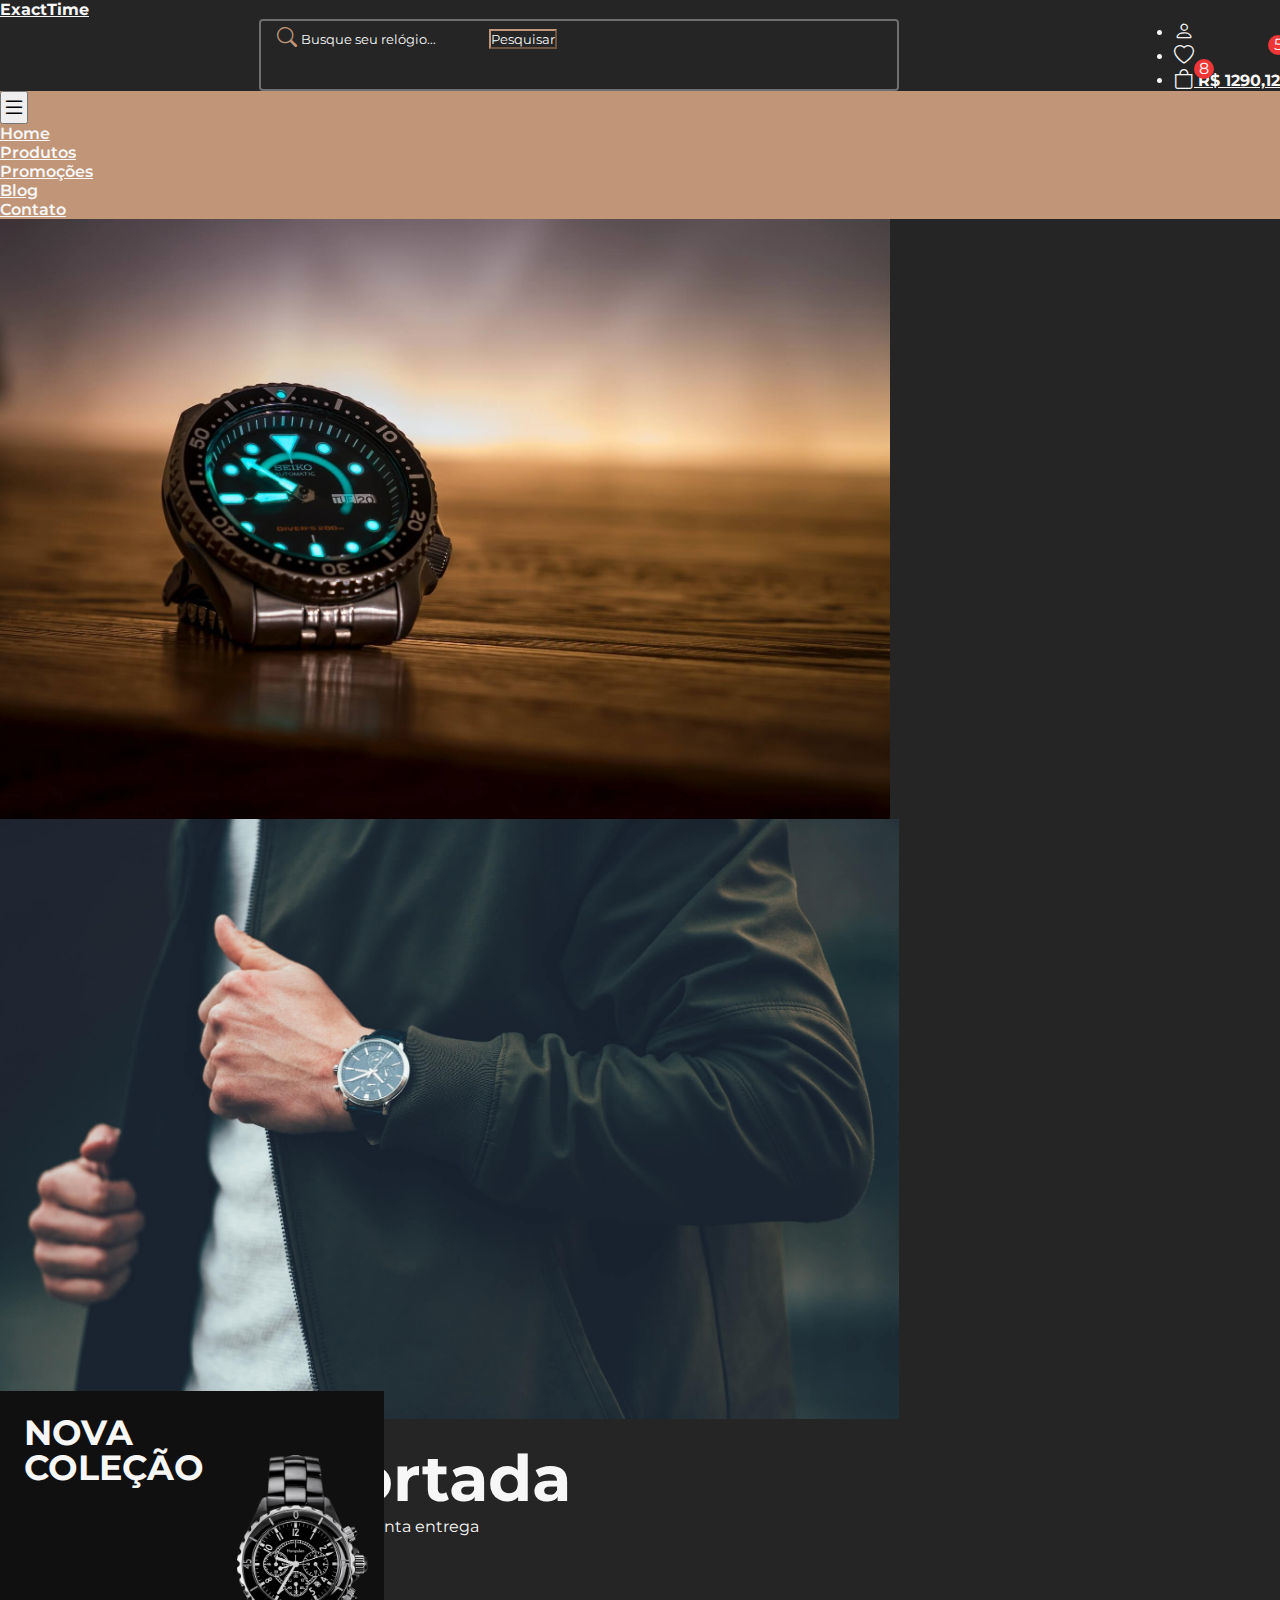
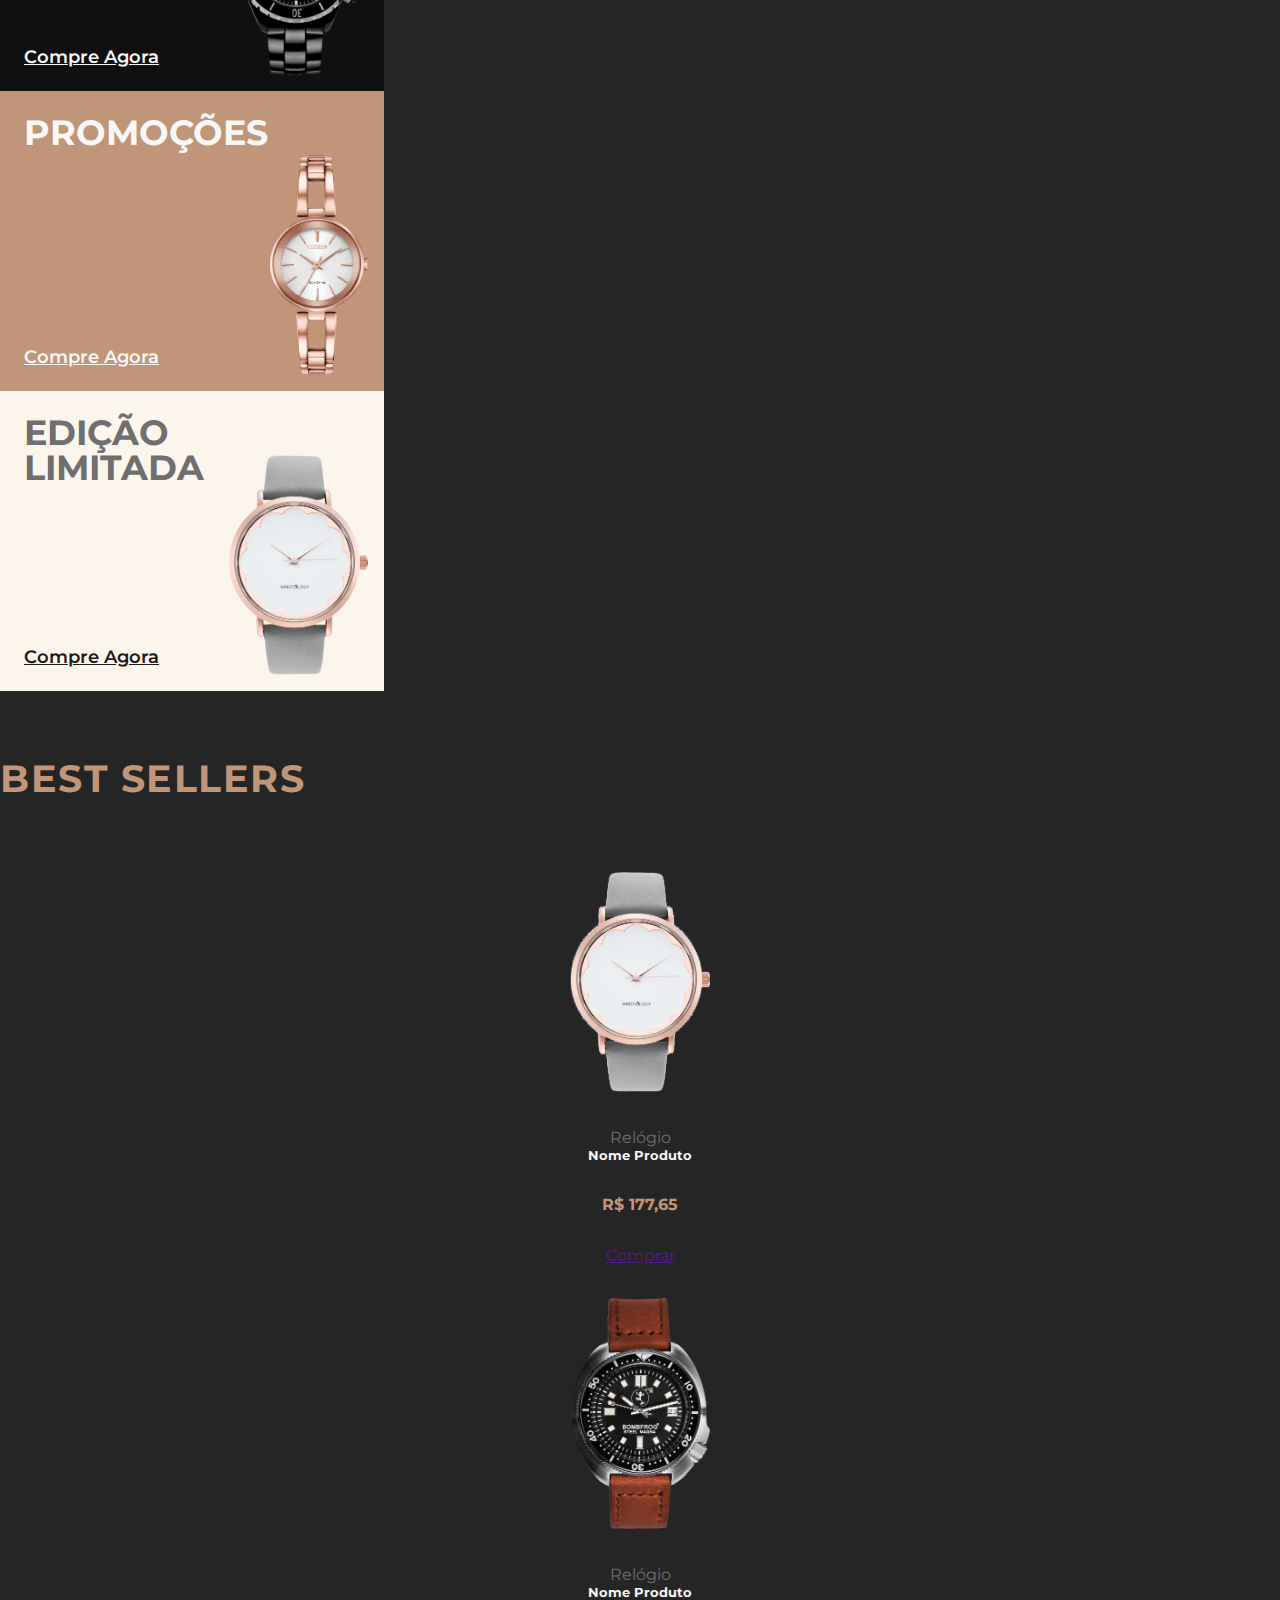
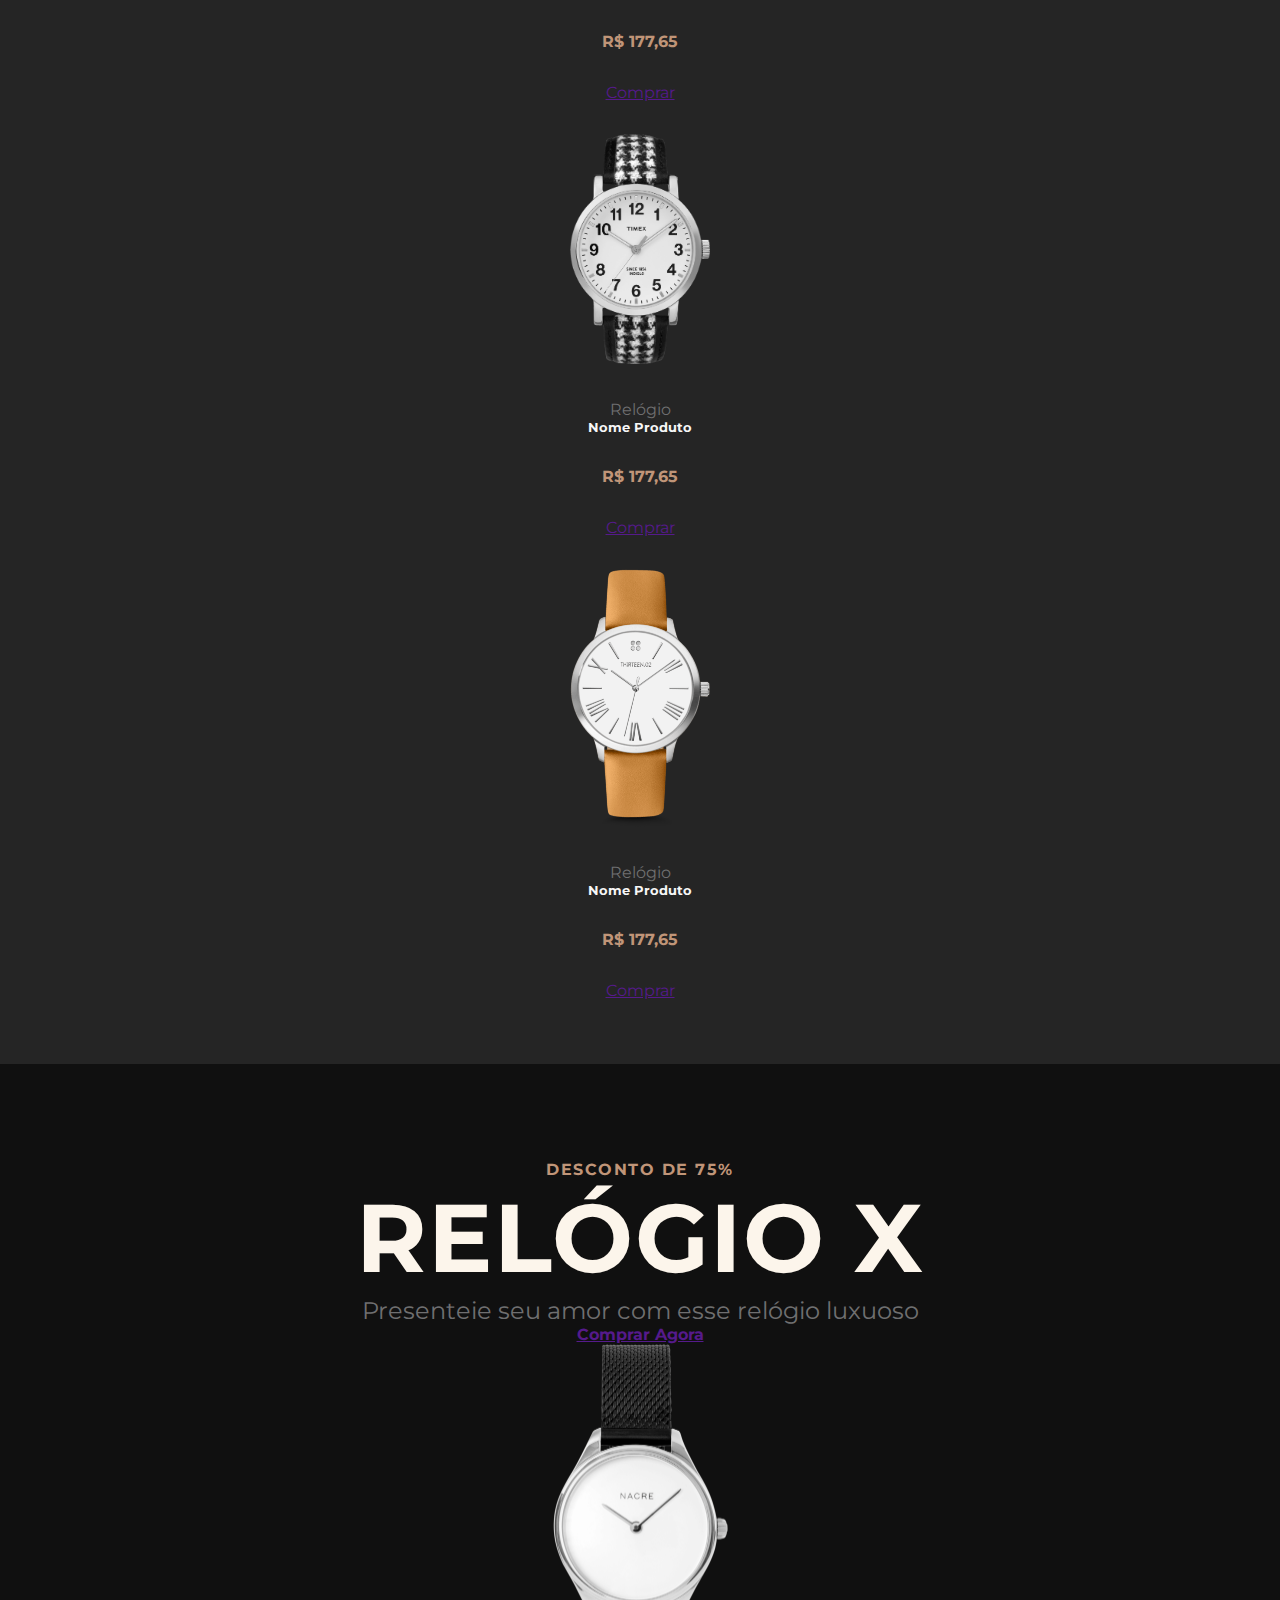
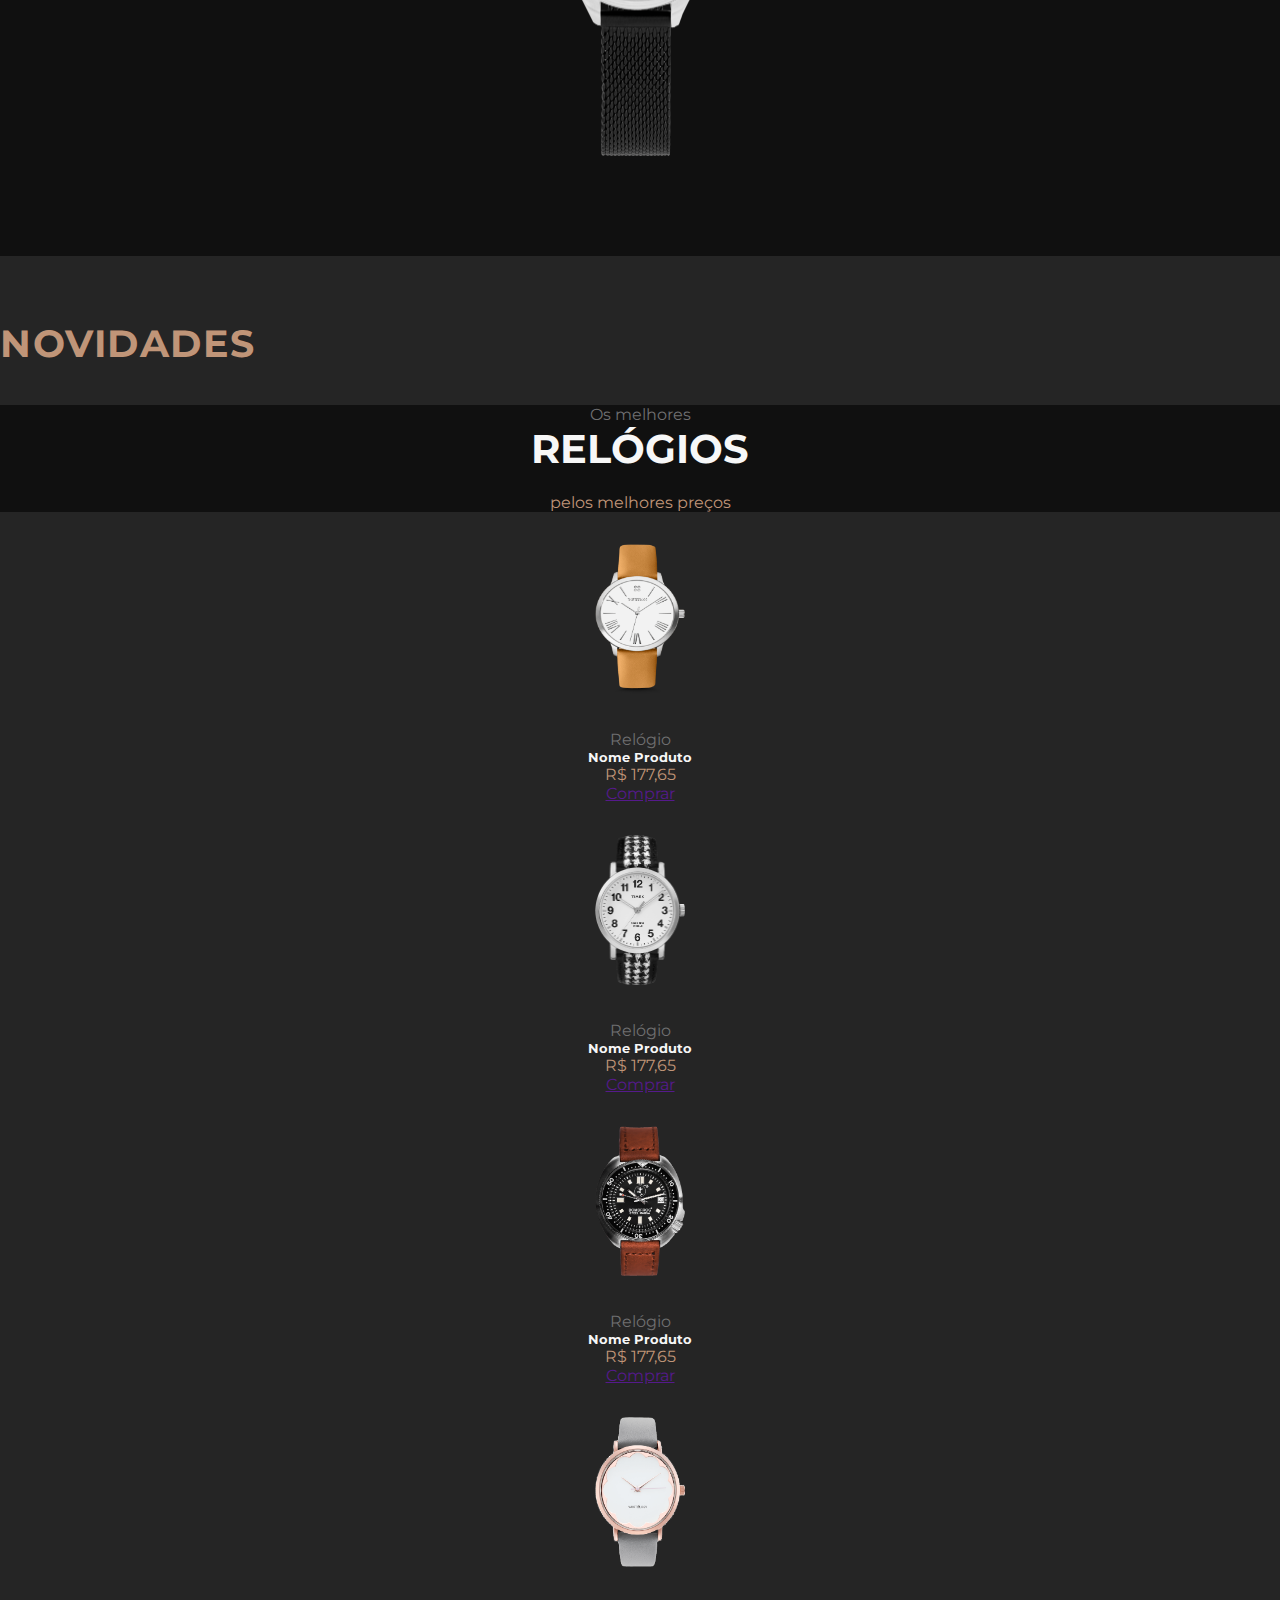
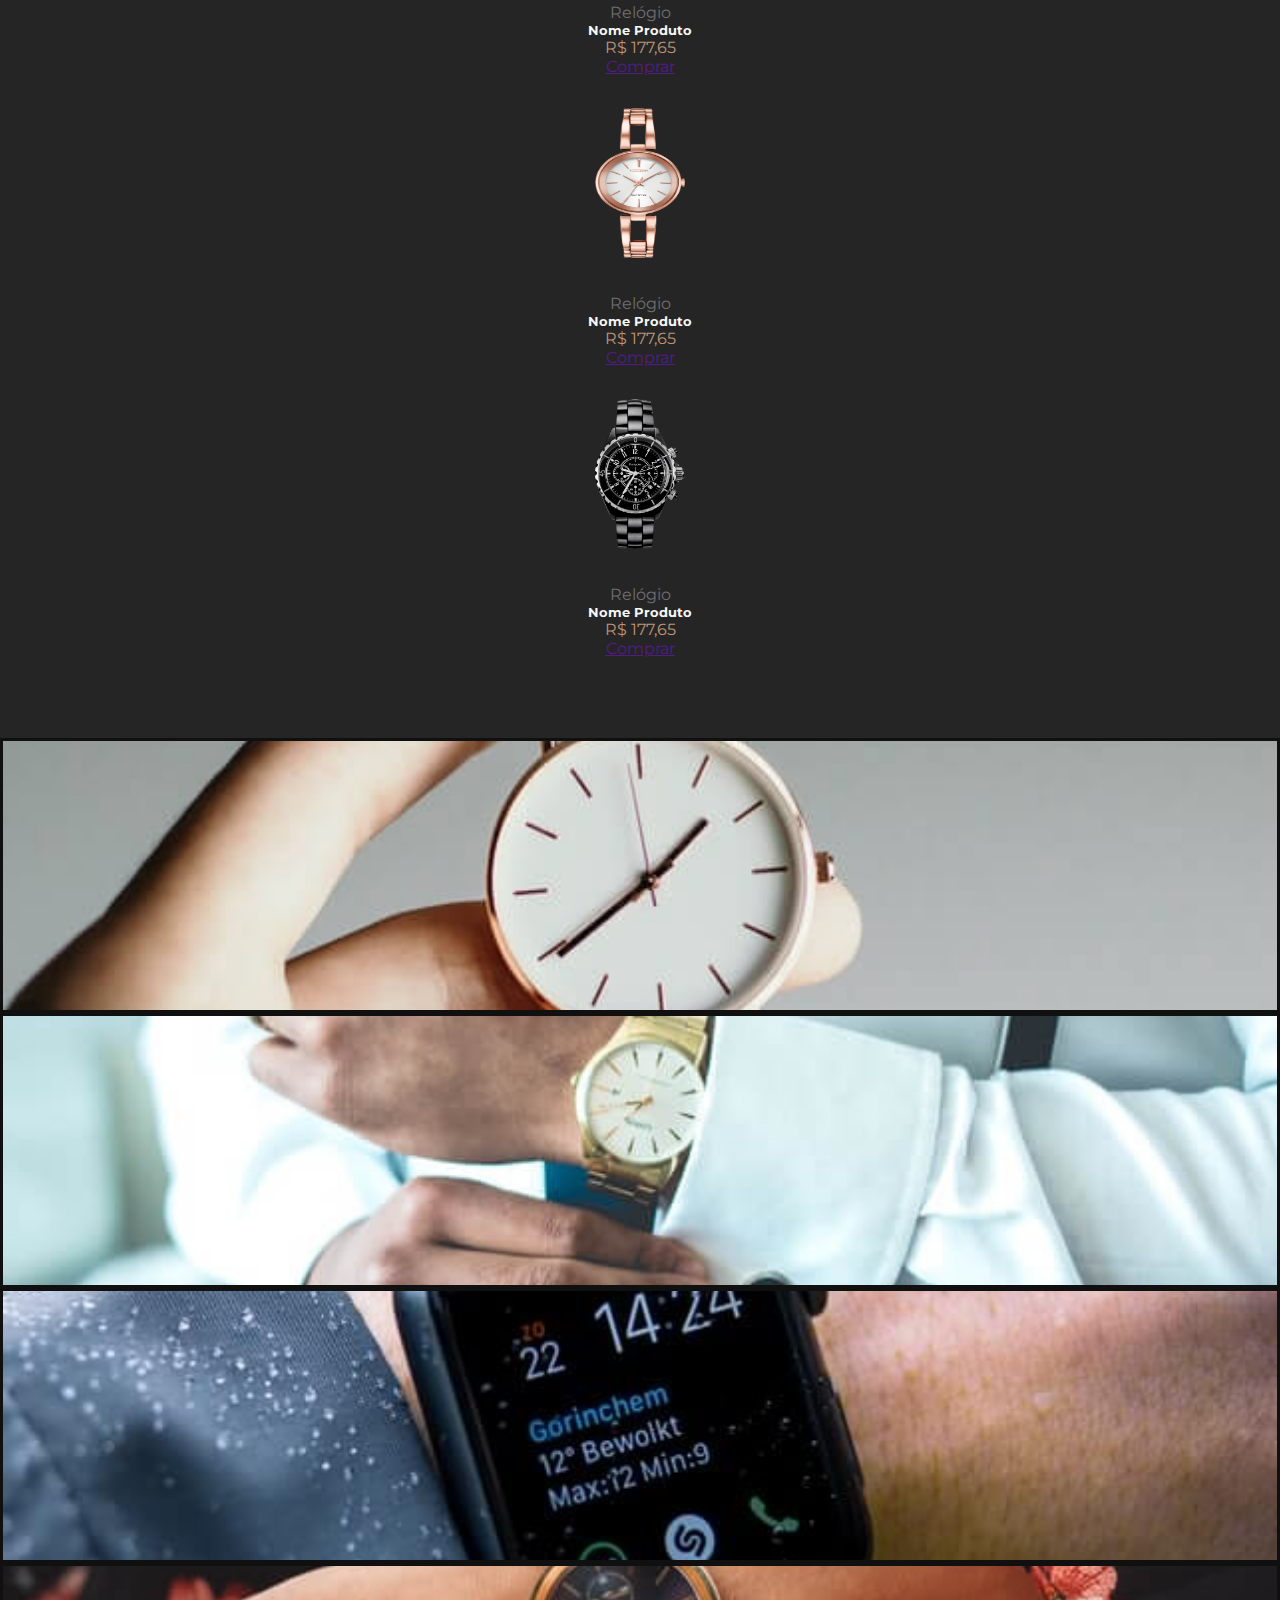
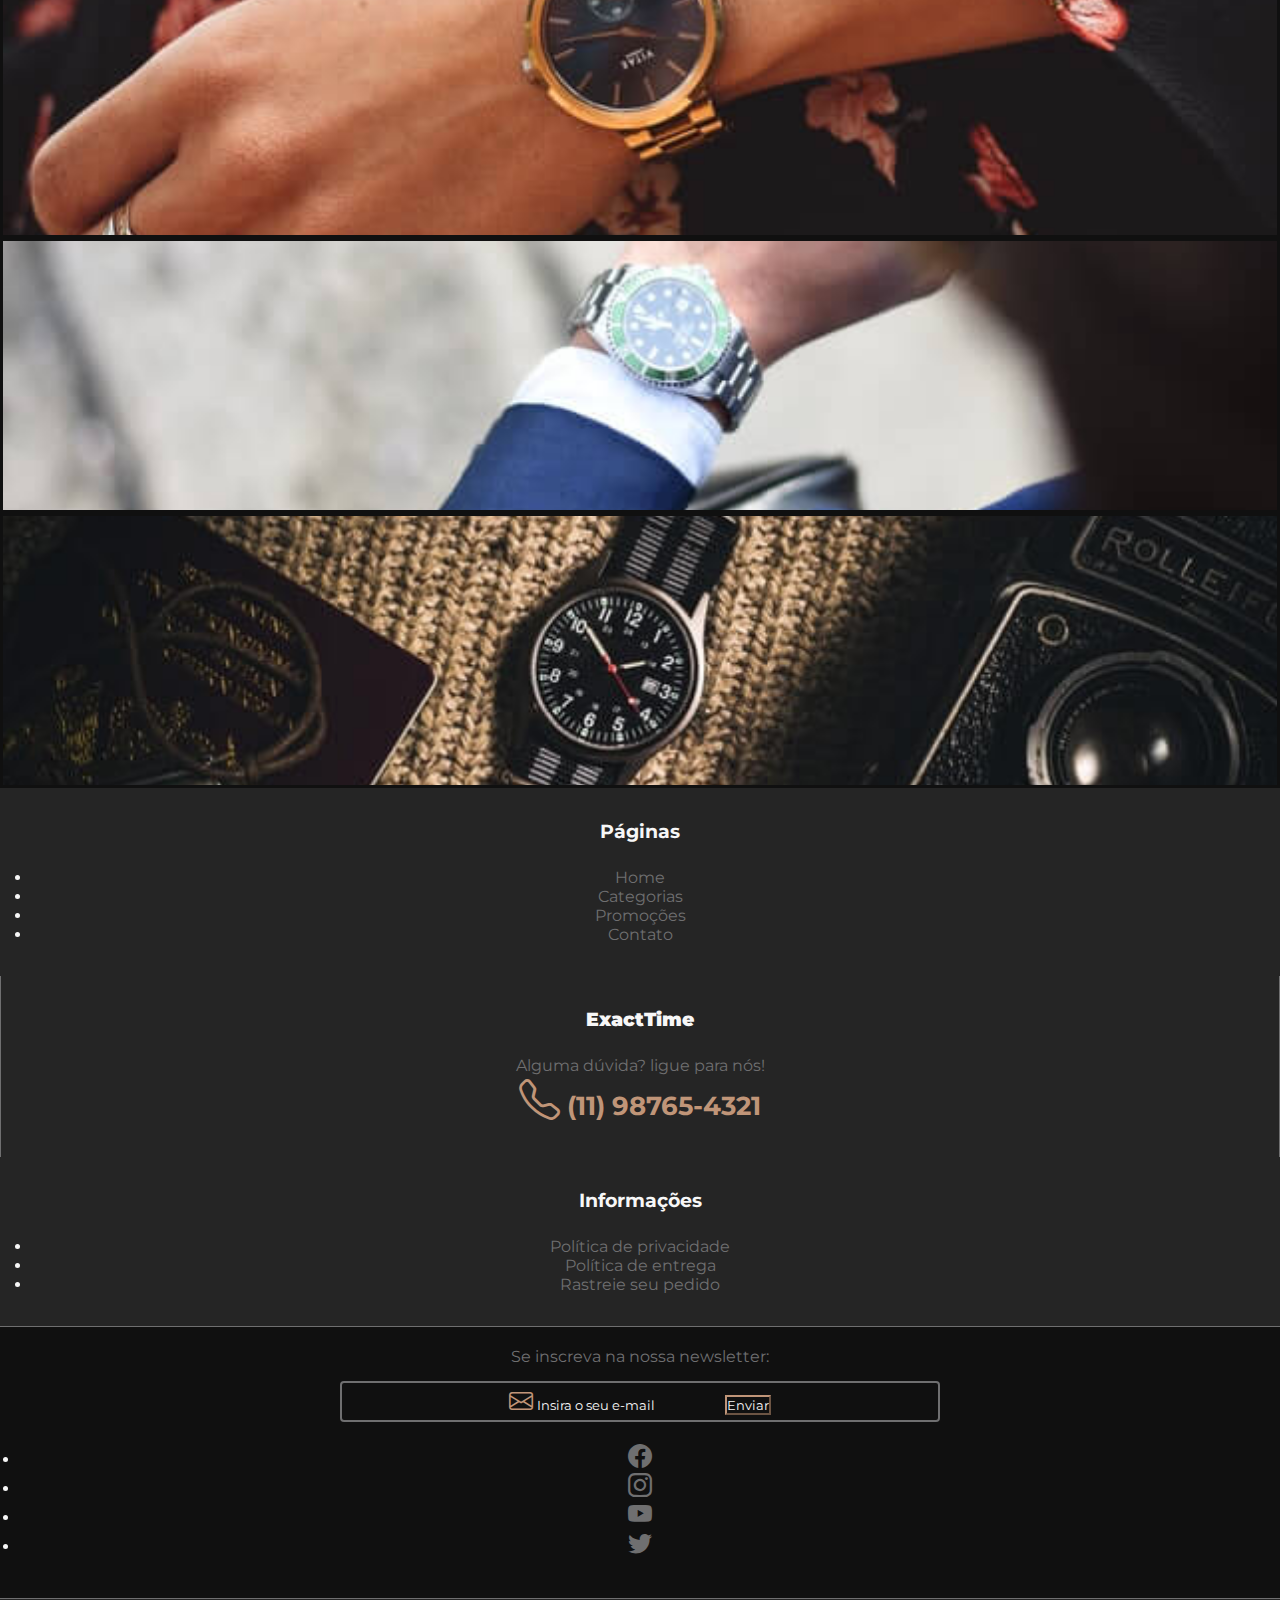
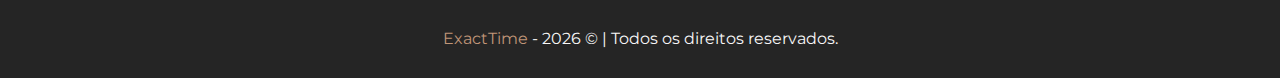
<file: hora-de-codar/project01/index.html>
<!DOCTYPE html>
<html lang="pt-BR">
<head>
  <meta charset="utf-8"/>
  <meta name="viewport" content="width=device-width, initial-scale=1"/>
  <link rel="shortcut icon" href="./img/favicon.ico" type="image/x-icon"/>

  <!-- SEO -->
  <meta name="description" content="Projeto ExactTime E-commerce de relógios do curso Bootstrap 5 - Matheus Battisti"/>
  <meta name="author" content="Diogo Realles, SoftwaRealles"/>
  <link rel="canonical" href="https://bootstrap.softwarealles.repl.co/exercises/exact-time/"/>
  <meta name="robots" content="index, follow"/>
  <!--/ SEO -->
  
  <!-- Facebook -->
  <meta property="og:url" content="https://bootstrap.softwarealles.repl.co/exercises/exact-time/"/>
  <meta property="og:title" content="ExactTime E-commerce de relógios"/>
  <meta property="og:description" content="ExactTime E-commerce de rolex"/>
  <meta property="og:type" content="website"/>
  <meta property="og:image" content="https://bootstrap.softwarealles.repl.co/exercises/exact-time/img/cover.png"/>
  <meta property="og:image:type" content="image/png"/>
  <meta property="og:image:width" content="1920"/>
  <meta property="og:image:height" content="960"/>
  <!--/ Facebook -->

  <!-- Google Fonts (Montserrat) -->
  <link rel="preconnect" href="https://fonts.googleapis.com"/>
  <link rel="preconnect" href="https://fonts.gstatic.com" crossorigin/>
  <link href="https://fonts.googleapis.com/css2?family=Montserrat:wght@300;400;600;700&display=swap" rel="stylesheet"/>
		
  <!-- Bootstrap 5 CSS -->
  <link href="https://cdn.jsdelivr.net/npm/bootstrap@5.1.3/dist/css/bootstrap.min.css" rel="stylesheet" integrity="sha384-1BmE4kWBq78iYhFldvKuhfTAU6auU8tT94WrHftjDbrCEXSU1oBoqyl2QvZ6jIW3" crossorigin="anonymous">

  <!-- Bootstrap 5 JS -->
  <script src="https://cdn.jsdelivr.net/npm/bootstrap@5.1.3/dist/js/bootstrap.bundle.min.js" integrity="sha384-ka7Sk0Gln4gmtz2MlQnikT1wXgYsOg+OMhuP+IlRH9sENBO0LRn5q+8nbTov4+1p" crossorigin="anonymous"></script>
  
  <!-- Bootstrap 5 ICON  -->
  <link rel="stylesheet" href="https://cdn.jsdelivr.net/npm/bootstrap-icons@1.5.0/font/bootstrap-icons.css">
  <!--/ Bootstrap 5 -->
  
  <!-- CSS Project-->
  <link rel="stylesheet" href="./css/style.min.css" type="text/css"/>
  
  <!-- JS Project-->
  <script type="module" src="./js/script.js" defer></script>

  <title>ExactTime - Bootstrap</title>
</head>
<body>
  
  <nav id="navbar" class="navbar navbar-expand-lg primary-bg-color py-4 px-2">
    <div class="container">
      <a href="" class="navbar-brand">ExactTime</a>
      <div id="navbar-items">
        <div></div>
        <form id="search-form" class="d-flex align-items-center" action="./" method="post">
          <i class="bi bi-search primary-color"></i>
          <input class="form-control me-2" type="search" placeholder="Busque seu relógio..." aria-label="Search"/>
          <button class="btn secondary-bg-color">Pesquisar</button>
        </form>
        <ul class="navbar-nav mb-2 mb-lg-0">
          <li class="nav-item">
            <a href="" class="nav-link">
              <i class="bi bi-person"></i>
            </a>
          </li>
          <li class="nav-item">
            <a href="" class="nav-link">
              <i class="bi bi-heart"></i>
            </a>
            <span class="qty-info">5</span>
          </li>
          <li id="bag-item" class="nav-item">
            <a href="" class="nav-link">
              <i class="bi bi-bag"></i>
              <b>R$ 1290,12</b>
            </a>
            <span class="qty-info">8</span>
          </li>
        </ul>
      </div>
    </div>
  </nav>

  <nav id="bottom-navbar-container" class="navbar navbar-expand-lg secondary-bg-color p-2">
    <div class="container">
      <button class="ms-auto navbar-toggler" type="button"
      data-bs-toggle="collapse" data-bs-target="#bottom-navbar" aria-controls="bottom-navbar" aria-expanded="false" aria-label="Toggle navigation">
        <i class="bi bi-list"></i>
      </button>
      <ul id="bottom-navbar" class="navbar-nav mb-2 mb-lg-0 collapse navbar-collapse">
        <li class="nav-item">
          <a href="" class="nav-link">Home</a>
        </li>
        <li class="nav-item">
          <a href="" class="nav-link">Produtos</a>
        </li>
        <li class="nav-item">
          <a href="" class="nav-link">Promoções</a>
        </li>
        <li class="nav-item">
          <a href="" class="nav-link">Blog</a>
        </li>
        <li class="nav-item">
          <a href="" class="nav-link">Contato</a>
        </li>
      </ul>
    </div>
  </nav>

  <div id="banners-container" class="container">
    <div id="slider" class="carousel slide" data-bs-ride="carousel">
      <div class="carousel-inner">
        <div class="carousel-item active">
          <img class="d-block w-100 img-fluid" src="./img/banner2.jpg" alt="Relógios de luxo"/>
          <div class="carousel-caption primary-bg-color">
            <h5>Relógios de luxo</h5>
            <p>Para você estar pronto em qualquer ocasião</p>
          </div>
        </div>
        <div class="carousel-item">
          <img class="d-block w-100 img-fluid" src="./img/banner3.jpg" alt="Linha Importada"/>
          <div class="carousel-caption primary-bg-color">
            <h5>Linha Importada</h5>
            <p>Conheça os melhores relógios suiços, com pronta entrega</p>
          </div>
        </div>
      </div>
      <button class="carousel-control-prev" type="buttom" data-bs-target="#slider" data-bs-slide="prev">
        <span class="carousel-control-prev-icon" aria-hidden="true"></span>
        <span class="visually-hidden">Previous</span>
      </button>
      <button class="carousel-control-next" type="buttom" data-bs-target="#slider" data-bs-slide="next">
        <span class="carousel-control-next-icon" aria-hidden="true"></span>
        <span class="visually-hidden">Next</span>
      </button>
    </div>
    <div id="mini-banners" class="conatiner">
      <div class="row justify-content-around">
        <div id="mini-banner-1" class="col-12 dark-bg-color">
          <h2>Nova Coleção</h2>
          <img src="./img/relogio1.png" alt="Relógio 1"><a href="">Compre Agora</a>
        </div>
        <div id="mini-banner-2" class="col-12 secondary-bg-color">
          <h2>Promoções</h2>
          <img src="./img/relogio2.png" alt="Relógio 2"><a href="">Compre Agora</a>
        </div>
        <div id="mini-banner-3" class="col-12 light-bg-color">
          <h2 class="secondary-color">Edição Limitada</h2>
          <img src="./img/relogio3.png" alt="Relógio 3"><a href="">Compre Agora</a>
        </div>
      </div>
    </div>
  </div>

  <section id="best-sellers" class="container">
    <header class="header">
      <h2 class="title primary-color">Best Sellers</h2>
    </header>
    <div class="row">
      <div class="col-12 col-md-3 row align-content-stretch">
        <div class="card primary-bg-color">
          <img class="card-img-top img-fluid" src="./img/relogio3.png" alt="Relógio 3">
          <div class="card-body d-flex flex-column justify-content-between">
            <p class="card-category secondary-color">Relógio</p>
            <h5 class="card-title">Nome Produto</h5>
            <p class="card-text primary-color">R$ 177,65</p>
            <a href="" class="btn btn-primary">Comprar</a>
          </div>
        </div>
      </div>
      <div class="col-12 col-md-3 row align-content-stretch">
        <div class="card primary-bg-color">
          <img class="card-img-top img-fluid" src="./img/relogio4.png" alt="Relógio 4">
          <div class="card-body d-flex flex-column justify-content-between">
            <p class="card-category secondary-color">Relógio</p>
            <h5 class="card-title">Nome Produto</h5>
            <p class="card-text primary-color">R$ 177,65</p>
            <a href="" class="btn btn-primary">Comprar</a>
          </div>
        </div>
      </div>
      <div class="col-12 col-md-3 row align-content-stretch">
        <div class="card primary-bg-color">
          <img class="card-img-top img-fluid" src="./img/relogio5.png" alt="Relógio 5">
          <div class="card-body d-flex flex-column justify-content-between">
            <p class="card-category secondary-color">Relógio</p>
            <h5 class="card-title">Nome Produto</h5>
            <p class="card-text primary-color">R$ 177,65</p>
            <a href="" class="btn btn-primary">Comprar</a>
          </div>
        </div>
      </div>
      <div class="col-12 col-md-3 row align-content-stretch">
        <div class="card primary-bg-color">
          <img class="card-img-top img-fluid" src="./img/relogio6.png" alt="Relógio 6">
          <div class="card-body d-flex flex-column justify-content-between">
            <p class="card-category secondary-color">Relógio</p>
            <h5 class="card-title">Nome Produto</h5>
            <p class="card-text primary-color">R$ 177,65</p>
            <a href="" class="btn btn-primary">Comprar</a>
          </div>
        </div>
      </div>
    </div>
  </section>

  <section id="bottom-banner" class="container-fluid">
    <div class="row">
      <div class="col-12 col-md-8">
        <p class="primary-color offer-subtitle">Desconto de 75%</p>
        <h2 class="light-color">Relógio X</h2>
        <p class="secondary-color offer-desc">Presenteie seu amor com esse relógio luxuoso</p>
        <a href="" class="btn btn-primary">Comprar Agora</a>
      </div>
      <div class="col-12 col-md-4">
        <img src="./img/relogio7.png" alt="Relógio X"/>
      </div>
    </div>
  </section>

  <section id="new-products" class="container">
    <header class="header">
      <h2 class="title primary-color">Novidades</h2>
    </header>
    <div class="row">
      <div id="new-products-banner" class="col-12 col-md-3 d-none d-md-flex">
        <p class="secondary-color">Os melhores</p>
        <h3>Relógios</h3>
        <p class="primary-color">pelos melhores preços</p>
      </div>
      <div class="col-12 col-md-9">
        <div class="row">
          <div class="col-12 col-md-4 row align-content-stretch">
            <div class="card primary-bg-color">
              <img class="card-img-top img-fluid" src="./img/relogio6.png" alt="Relógio 6">
              <div class="card-body d-flex flex-column justify-content-between">
                <p class="card-category secondary-color">Relógio</p>
                <h5 class="card-title">Nome Produto</h5>
                <p class="card-text primary-color">R$ 177,65</p>
                <a href="" class="btn btn-primary">Comprar</a>
              </div>
            </div>
          </div>
          <div class="col-12 col-md-4 row align-content-stretch">
            <div class="card primary-bg-color">
              <img class="card-img-top img-fluid" src="./img/relogio5.png" alt="Relógio 5">
              <div class="card-body d-flex flex-column justify-content-between">
                <p class="card-category secondary-color">Relógio</p>
                <h5 class="card-title">Nome Produto</h5>
                <p class="card-text primary-color">R$ 177,65</p>
                <a href="" class="btn btn-primary">Comprar</a>
              </div>
            </div>
          </div>
          <div class="col-12 col-md-4 row align-content-stretch">
            <div class="card primary-bg-color">
              <img class="card-img-top img-fluid" src="./img/relogio4.png" alt="Relógio 4">
              <div class="card-body d-flex flex-column justify-content-between">
                <p class="card-category secondary-color">Relógio</p>
                <h5 class="card-title">Nome Produto</h5>
                <p class="card-text primary-color">R$ 177,65</p>
                <a href="" class="btn btn-primary">Comprar</a>
              </div>
            </div>
          </div>
          <div class="col-12 col-md-4 row align-content-stretch">
            <div class="card primary-bg-color">
              <img class="card-img-top img-fluid" src="./img/relogio3.png" alt="Relógio 3">
              <div class="card-body d-flex flex-column justify-content-between">
                <p class="card-category secondary-color">Relógio</p>
                <h5 class="card-title">Nome Produto</h5>
                <p class="card-text primary-color">R$ 177,65</p>
                <a href="" class="btn btn-primary">Comprar</a>
              </div>
            </div>
          </div>
          <div class="col-12 col-md-4 row align-content-stretch">
            <div class="card primary-bg-color">
              <img class="card-img-top img-fluid" src="./img/relogio2.png" alt="Relógio 2">
              <div class="card-body d-flex flex-column justify-content-between">
                <p class="card-category secondary-color">Relógio</p>
                <h5 class="card-title">Nome Produto</h5>
                <p class="card-text primary-color">R$ 177,65</p>
                <a href="" class="btn btn-primary">Comprar</a>
              </div>
            </div>
          </div>
          <div class="col-12 col-md-4 row align-content-stretch">
            <div class="card primary-bg-color">
              <img class="card-img-top img-fluid" src="./img/relogio1.png" alt="Relógio 1">
              <div class="card-body d-flex flex-column justify-content-between">
                <p class="card-category secondary-color">Relógio</p>
                <h5 class="card-title">Nome Produto</h5>
                <p class="card-text primary-color">R$ 177,65</p>
                <a href="" class="btn btn-primary">Comprar</a>
              </div>
            </div>
          </div>
        </div>
      </div>
    </div>
  </section>

  <section id="gallery" class="container-fluid">
    <div class="row">
      <div id="insta1" class="col-6 col-md-2 image-container"></div>
      <div id="insta2" class="col-6 col-md-2 image-container"></div>
      <div id="insta3" class="col-6 col-md-2 image-container"></div>
      <div id="insta4" class="col-6 col-md-2 image-container"></div>
      <div id="insta5" class="col-6 col-md-2 image-container"></div>
      <div id="insta6" class="col-6 col-md-2 image-container"></div>
    </div>
  </section>

  <footer id="footer">
    <div id="footer-links-container" class="container-fluid">
      <div class="row">
        <div class="col-12 col-md-4 footer-column">
          <h3>Páginas</h3>
          <ul class="list-unstyled">
            <li class="mb-2"><a href="" class="secondary-color">Home</a></li>
            <li class="mb-2"><a href="" class="secondary-color">Categorias</a></li>
            <li class="mb-2"><a href="" class="secondary-color">Promoções</a></li>
            <li class="mb-2"><a href="" class="secondary-color">Contato</a></li>
          </ul>
        </div>
        <div id="footer-center" class="col-12 col-md-4 footer-column">
          <h3>ExactTime</h3>
          <p class="secondary-color">Alguma dúvida? ligue para nós!</p>
          <p class="store-phone"><i class="bi bi-telephone"></i> (11) 98765-4321</p>
        </div>
        <div class="col-12 col-md-4 footer-column">
          <h3>Informações</h3>
          <ul class="list-unstyled">
            <li class="mb-2"><a href="" class="secondary-color">Política de privacidade</a></li>
            <li class="mb-2"><a href="" class="secondary-color">Política de entrega</a></li>
            <li class="mb-2"><a href="" class="secondary-color">Rastreie seu pedido</a></li>
          </ul>
        </div>
      </div>
    </div>
    <div id="newsletter-container" class="container-fluid dark-bg-color">
      <div class="col-12">
        <div class="row">
          <p class="secondary-color">Se inscreva na nossa newsletter:</p>
          <form id="news-form" class="d-flex" action="./" method="post">
            <i class="bi bi-envelope primary-color"></i>
            <input class="form-control me-2" type="text" placeholder="Insira o seu e-mail">
            <button class="btn secondary-bg-color">Enviar</button>
          </form>
        </div>
      </div>
      <div id="social-container" class="col-12">
        <ul class="list-unstyled d-flex justify-content-center">
          <li class="mx-2"><a href="https://facebook.com/" target="_blank"><i class="bi bi-facebook"></i></a></li>
          <li class="mx-2"><a href="https://instagram.com/" target="_blank"><i class="bi bi-instagram"></i></a></li>
          <li class="mx-2"><a href="https://youtube.com/" target="_blank"><i class="bi bi-youtube"></i></a></li>
          <li class="mx-2"><a href="https://twitter.com/" target="_blank"><i class="bi bi-twitter"></i></a></li>
        </ul>
      </div>
    </div>
    <div id="copy-container" class="container">
      <p><span class="primary-color"><a href="./" class="logo-footer">ExactTime</a></span> - <span id="footerYear">0000</span> &copy; | Todos os direitos reservados.</p>
    </div>
  </footer>
</body>
</html>
</file>
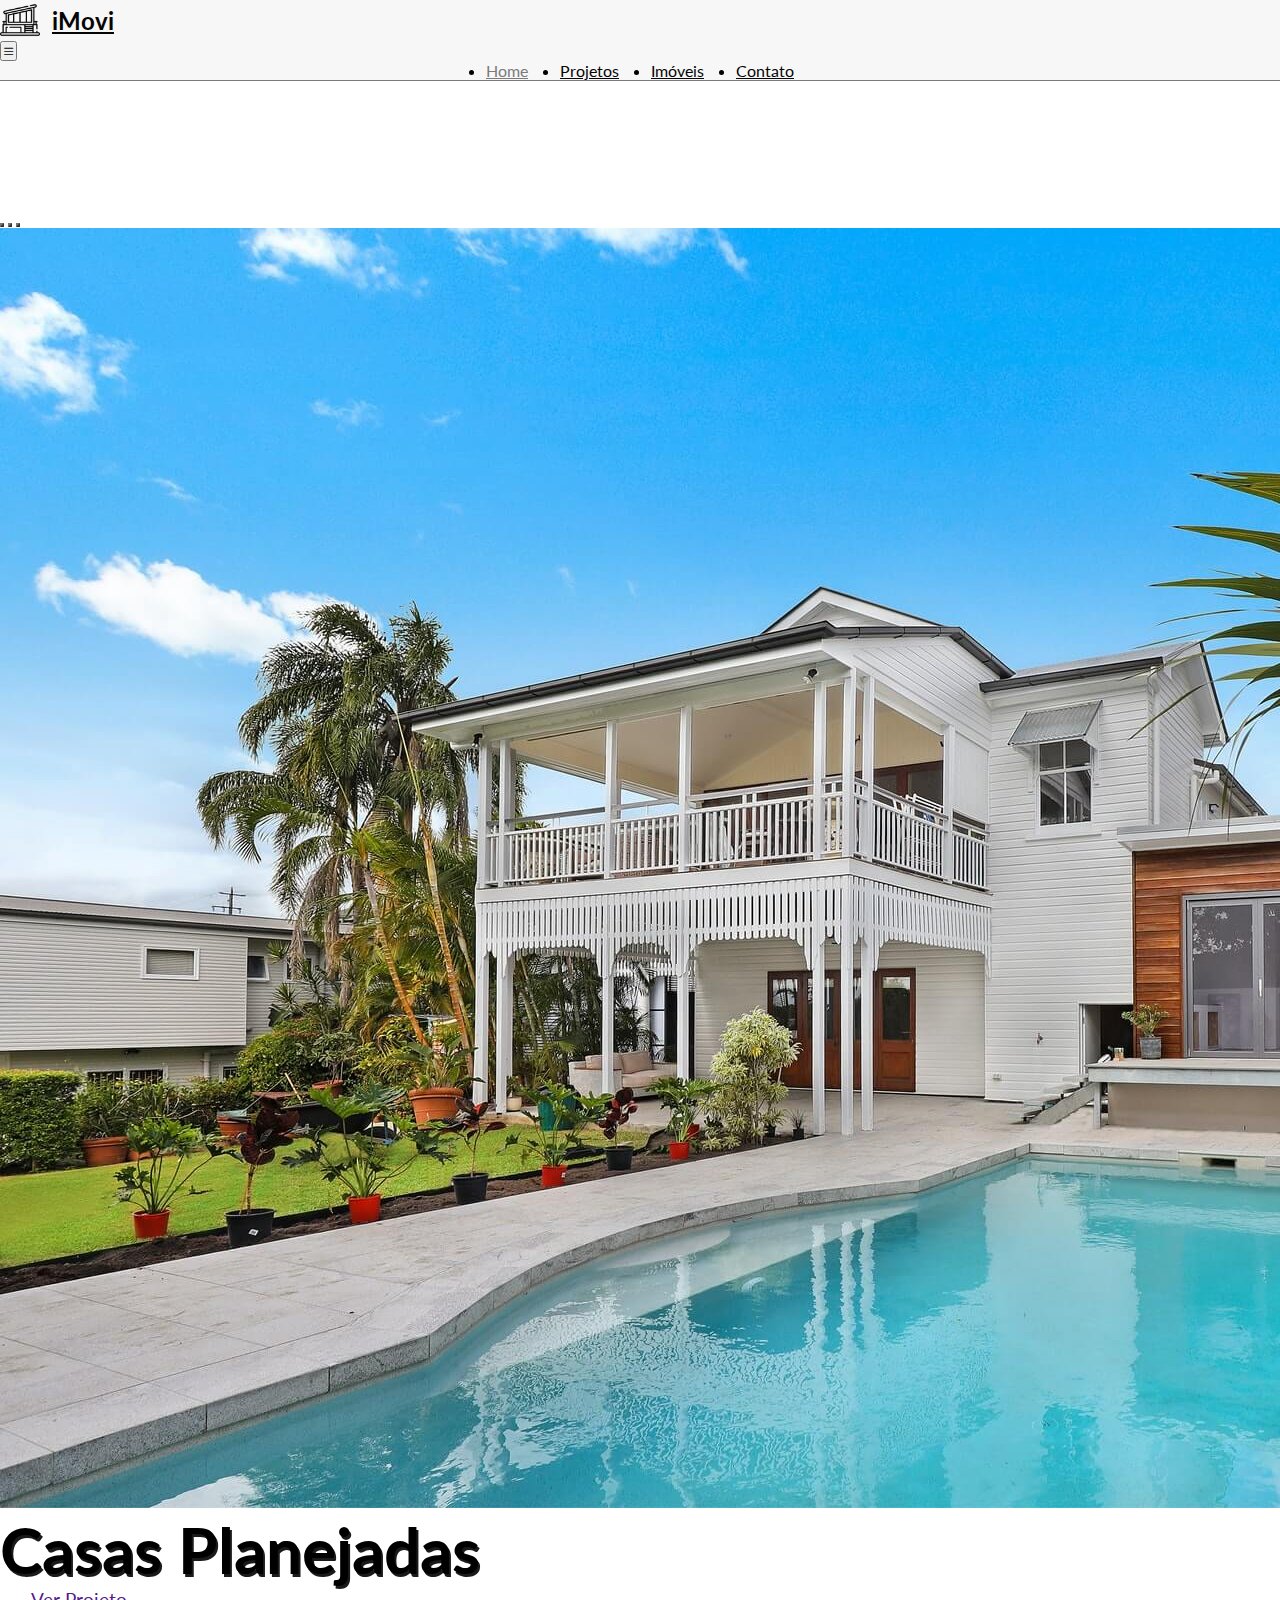
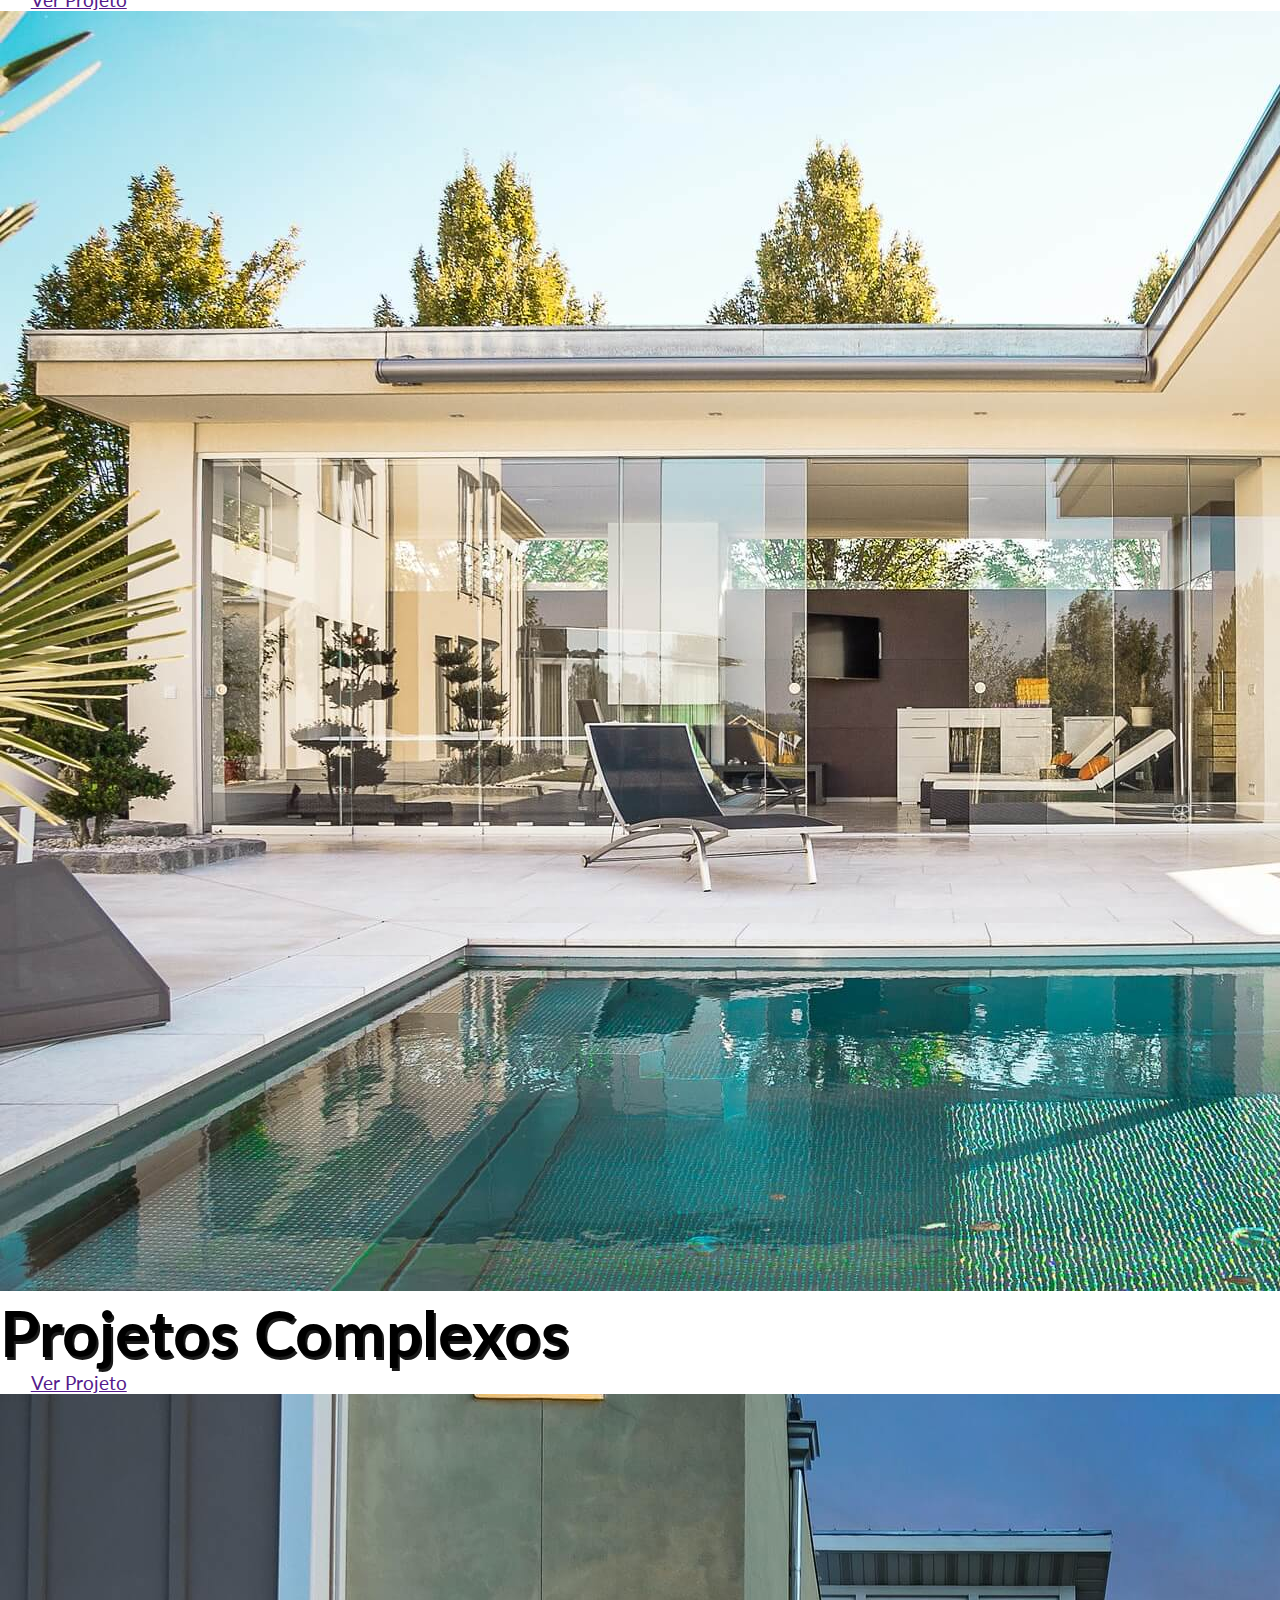
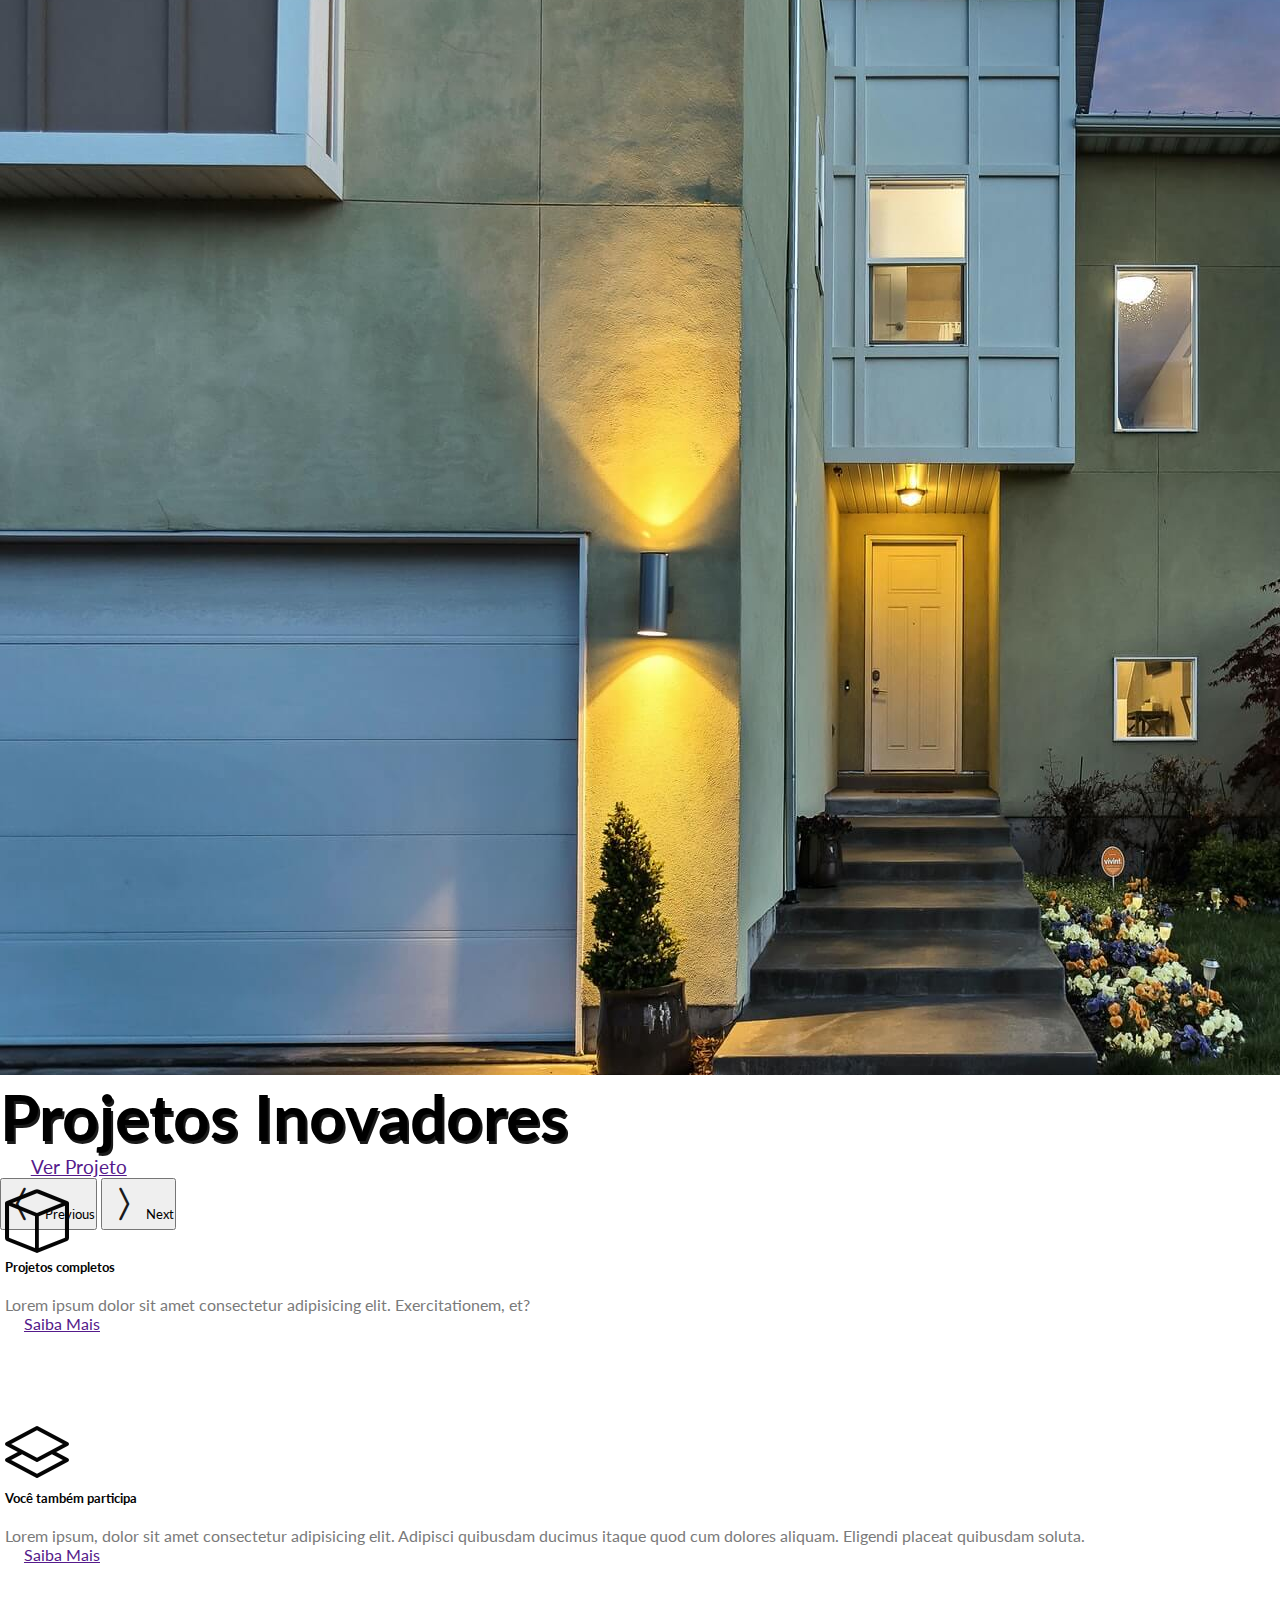
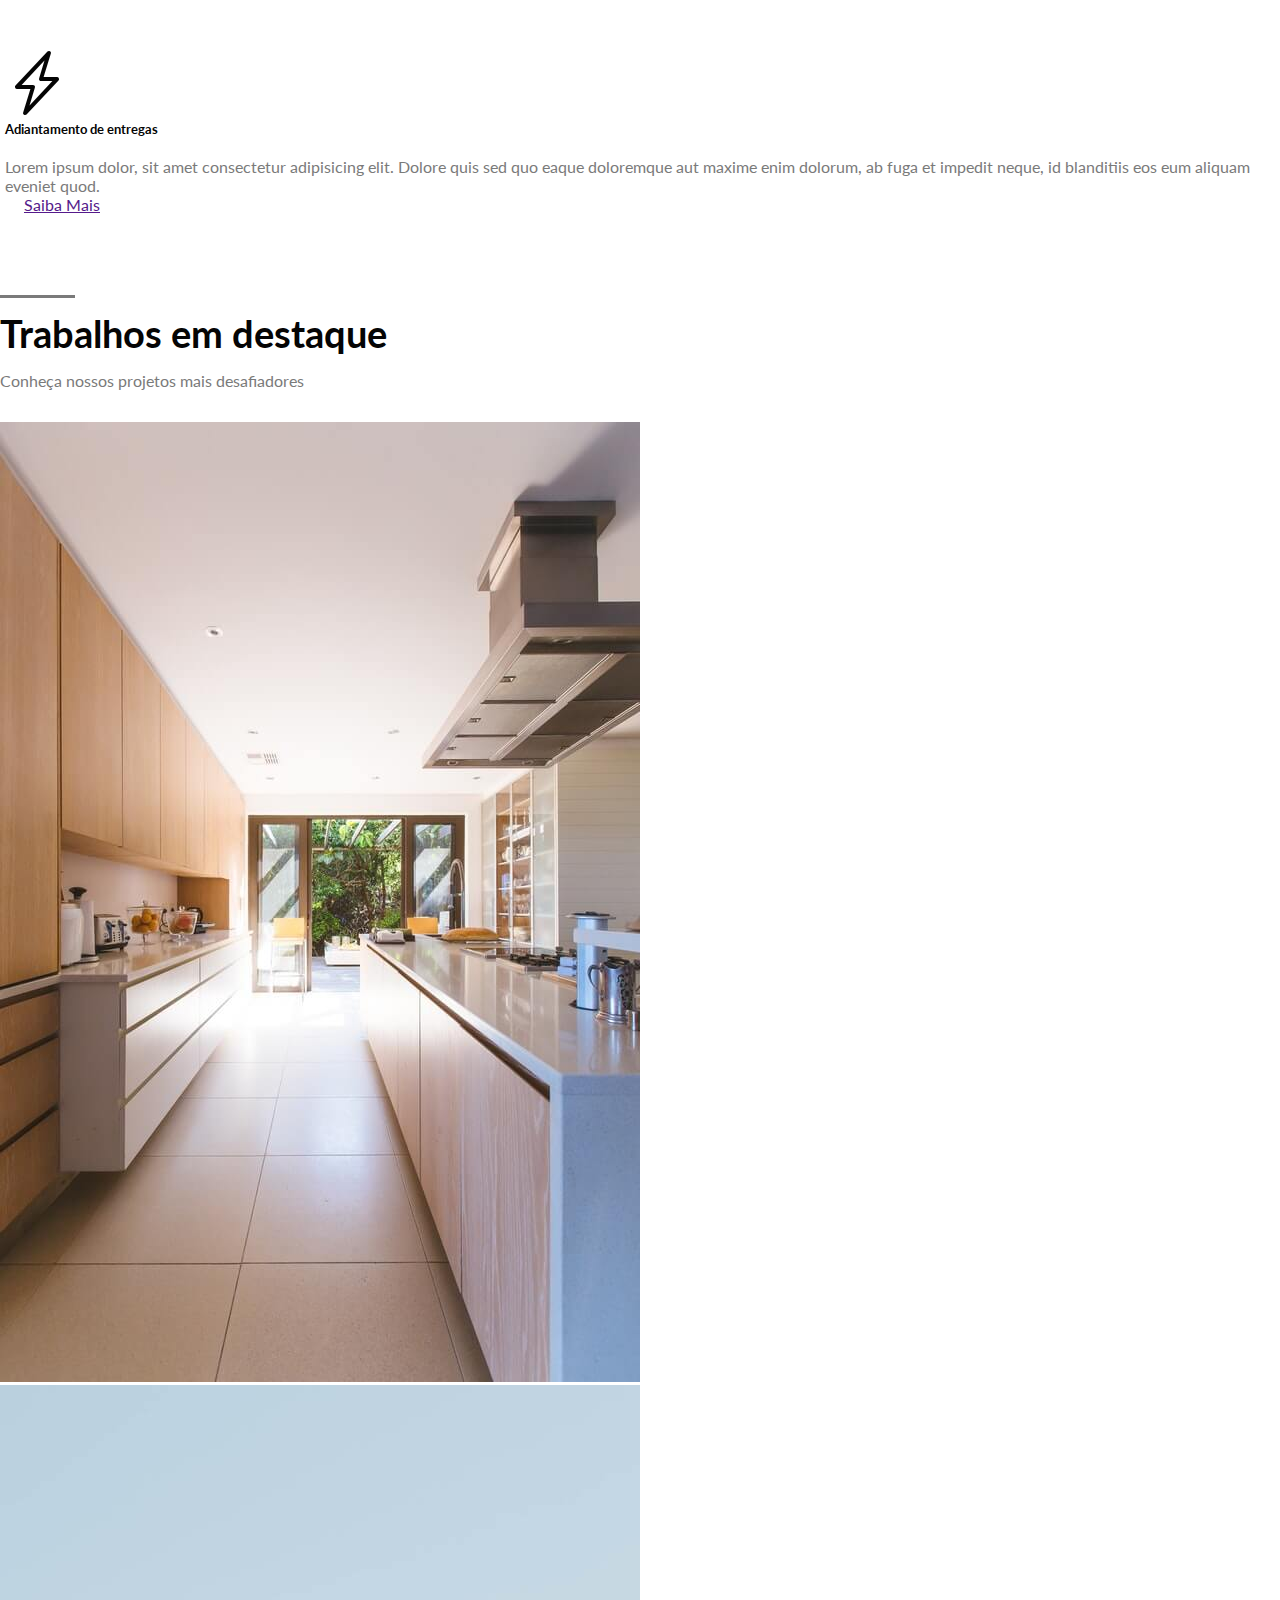
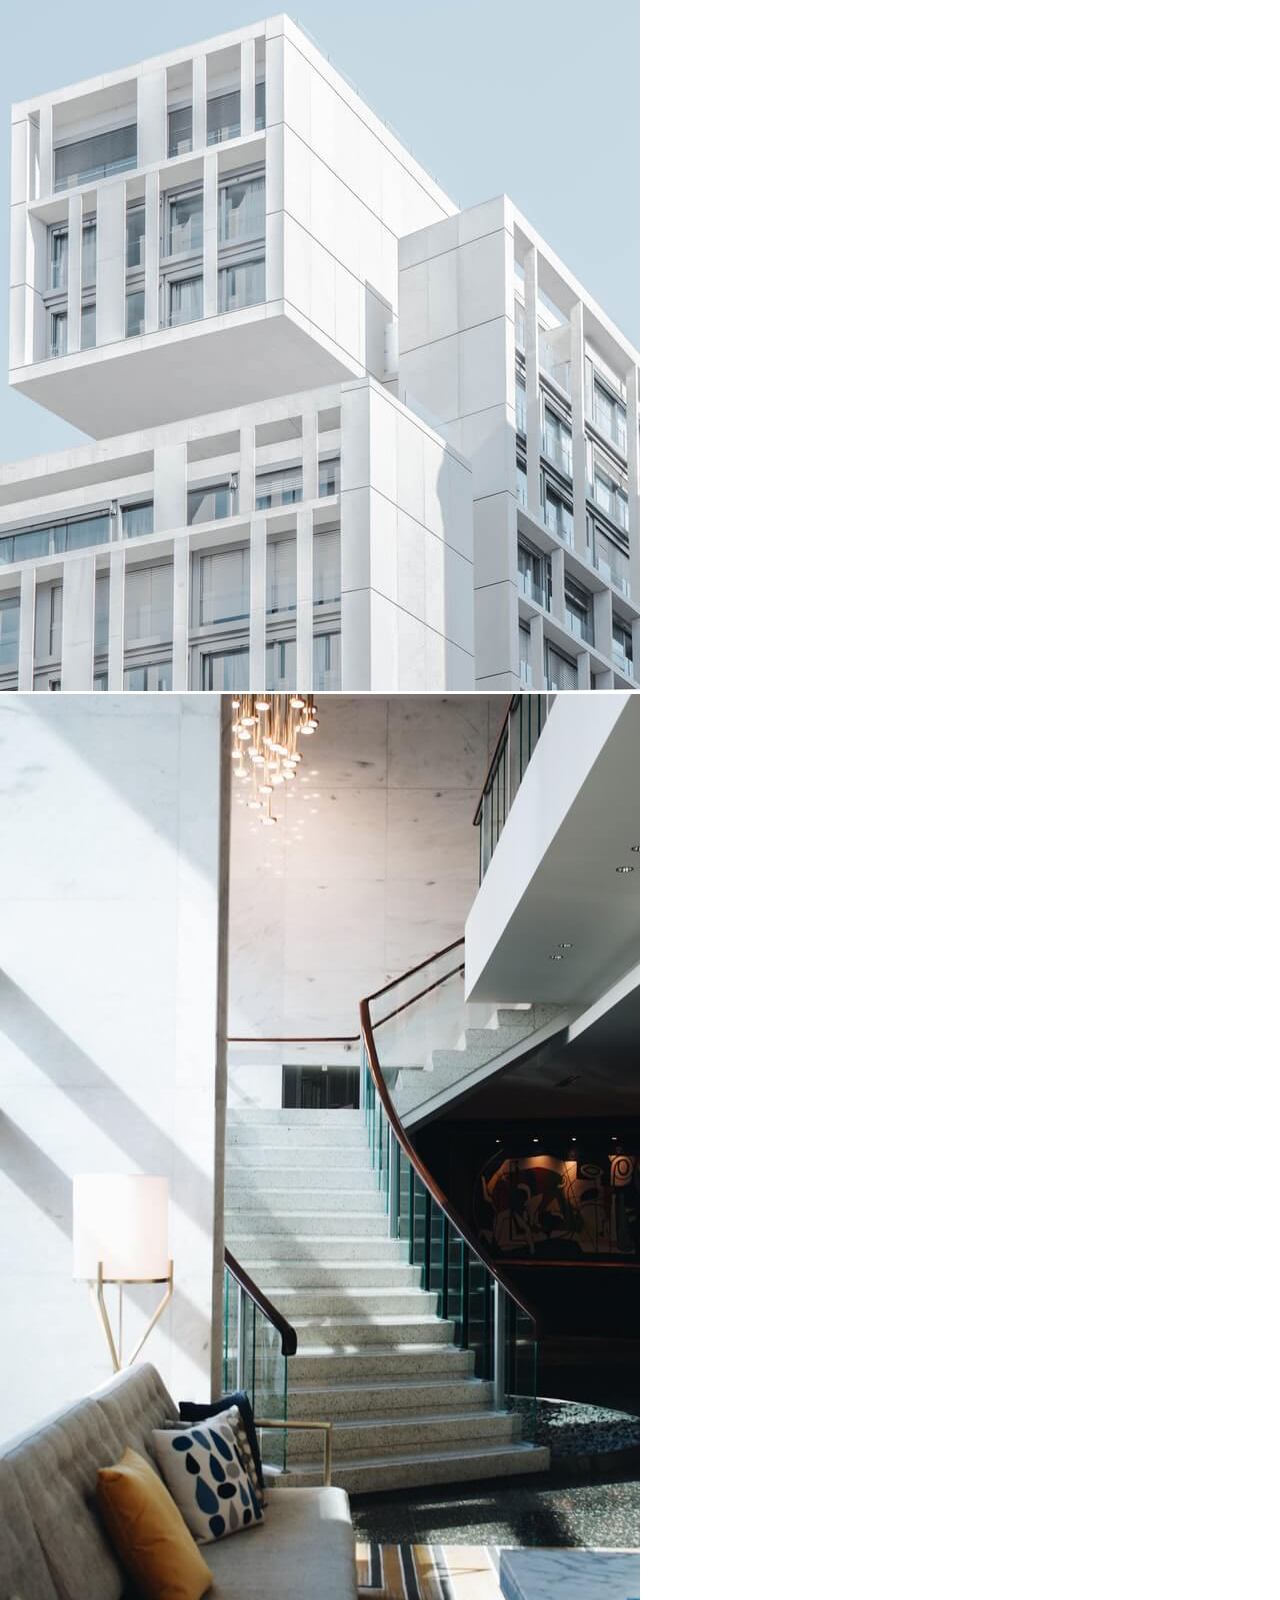
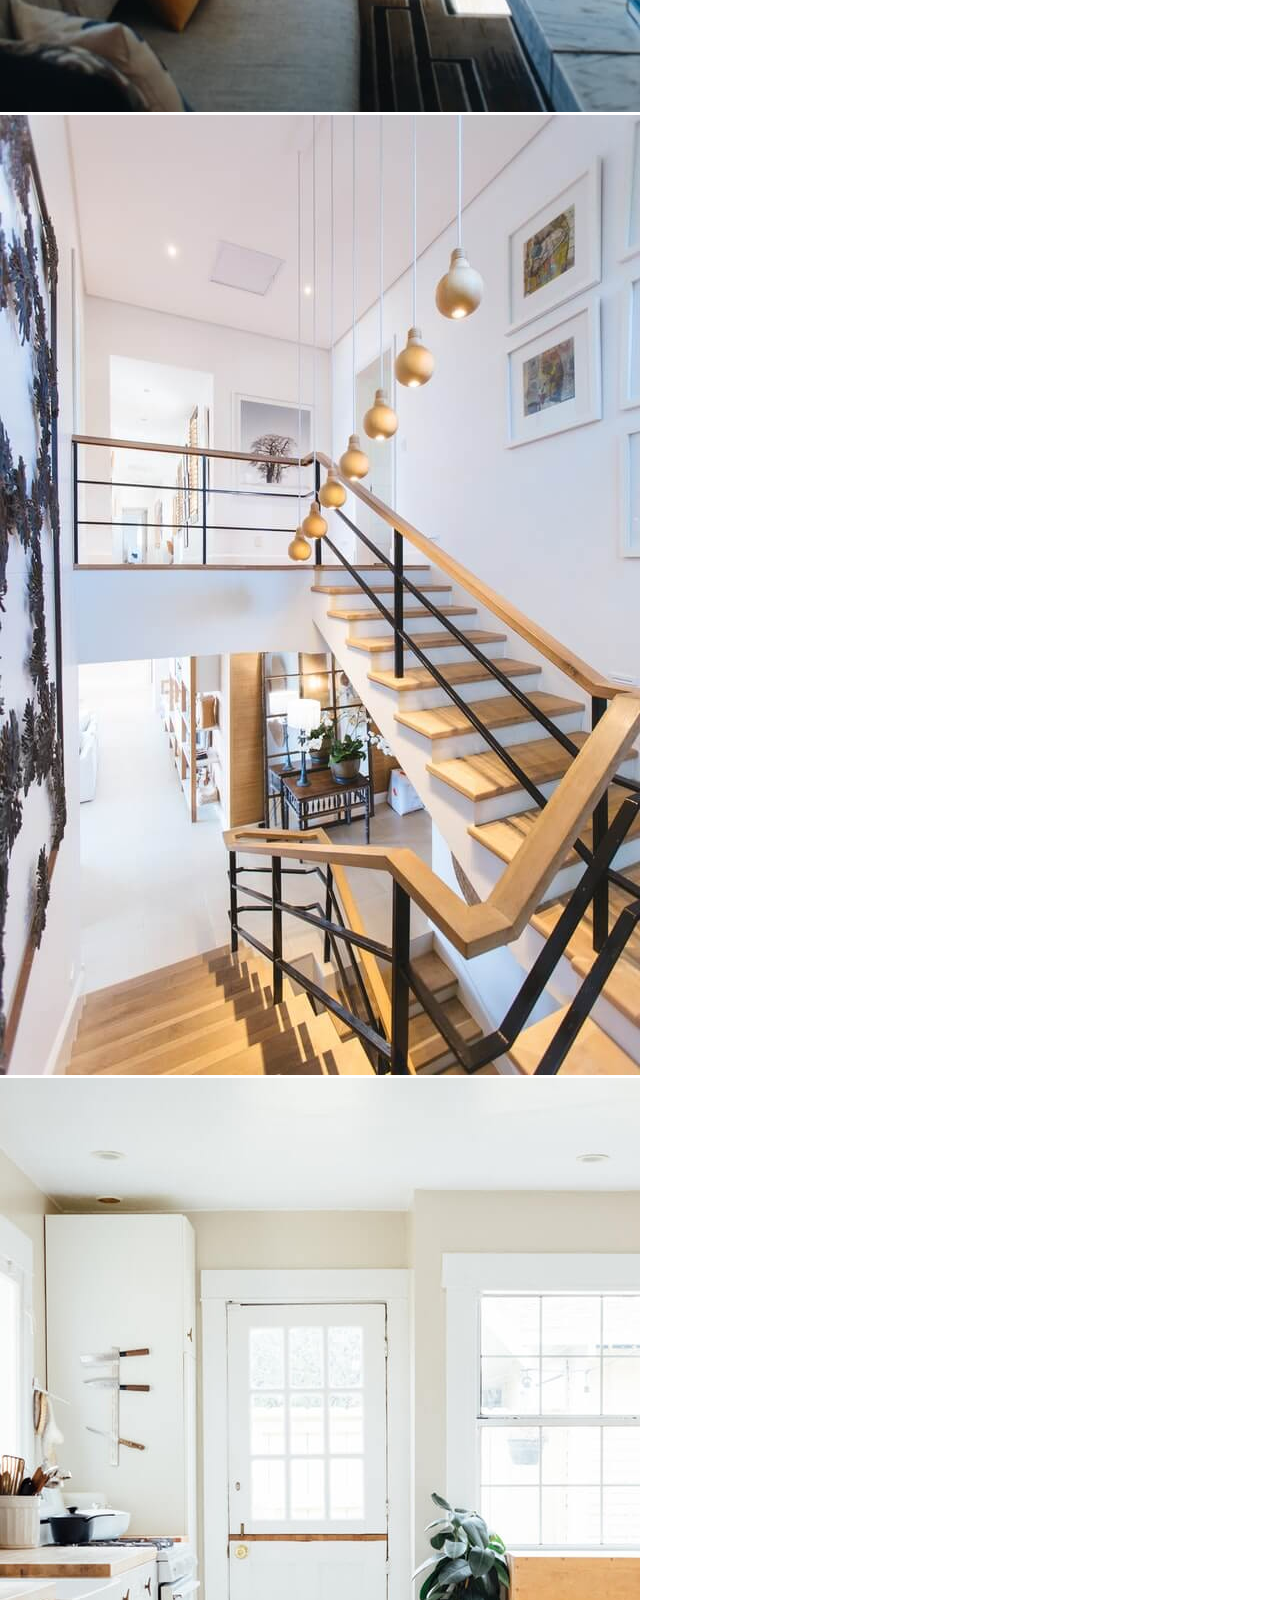
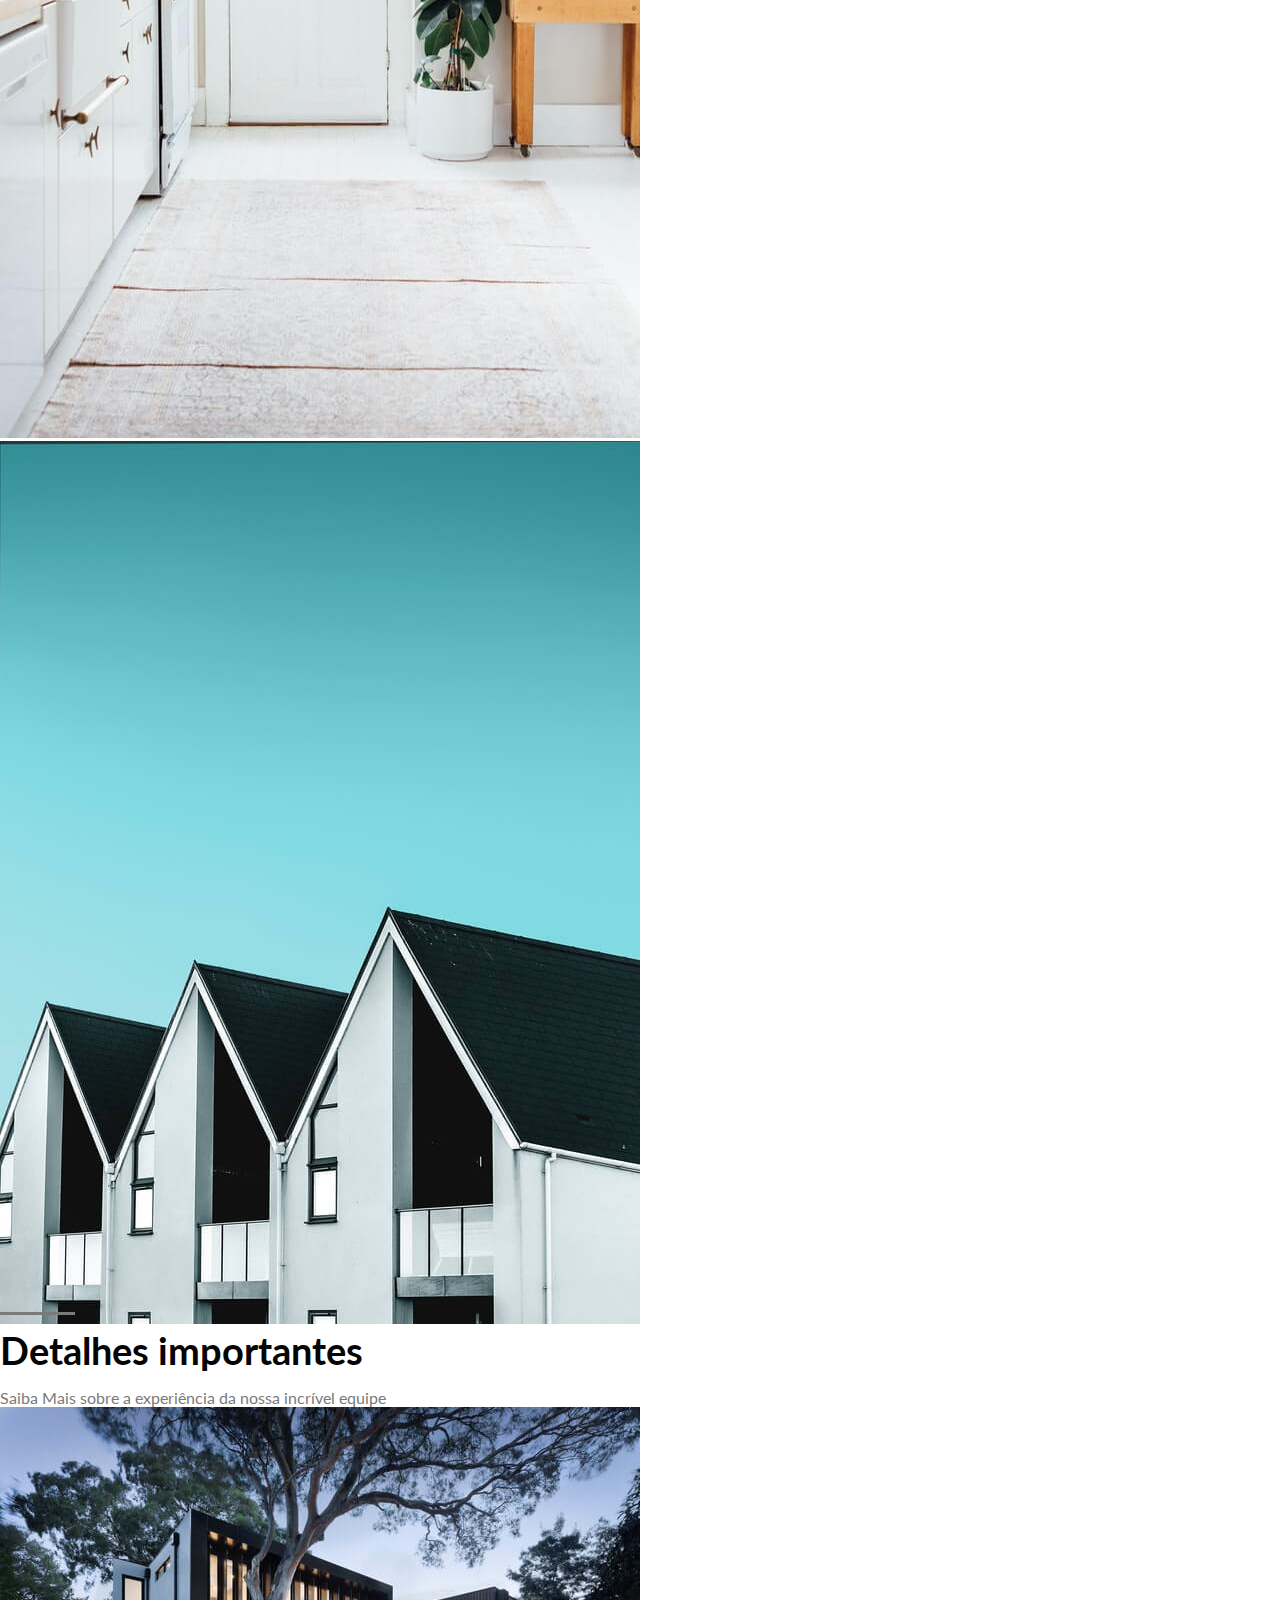
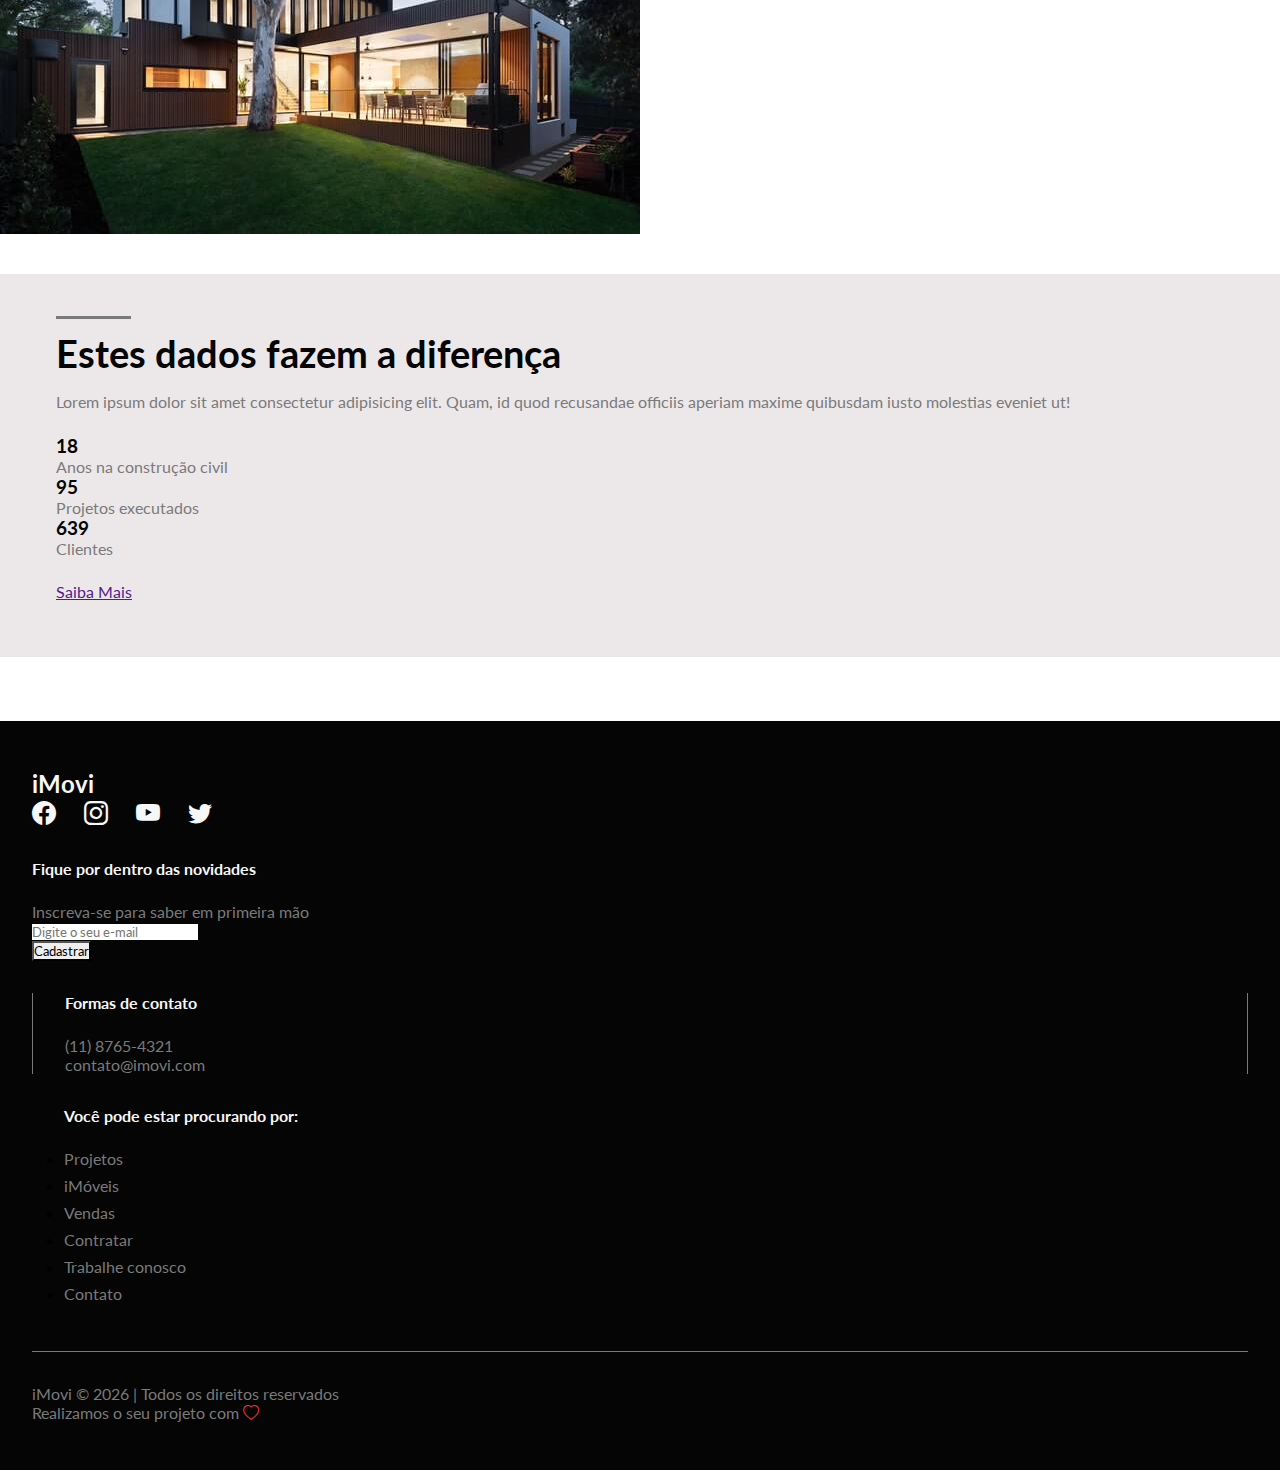
<file: hora-de-codar/project02/index.html>
<!DOCTYPE html>
<html lang="pt-BR">
<head>
  <meta charset="utf-8"/>
  <meta name="viewport" content="width=device-width, initial-scale=1"/>
  <link rel="shortcut icon" href="./img/favicon.ico" type="image/x-icon"/>

  <!-- SEO -->
  <meta name="description" content="Projeto iMovi site institucional para exibição de imóveis desenvolvido no curso Bootstrap 5 - Matheus Battisti"/>
  <meta name="author" content="Diogo Realles, SoftwaRealles"/>
  <link rel="canonical" href="https://bootstrap.softwarealles.repl.co/exercises/imovi/"/>
  <meta name="robots" content="index, follow"/>
  <!--/ SEO -->
  
  <!-- Facebook -->
  <meta property="og:url" content="https://bootstrap.softwarealles.repl.co/exercises/imovi/"/>
  <meta property="og:title" content="iMovi E-commerce de relógios"/>
  <meta property="og:description" content="iMovi Landing Page imobiliária"/>
  <meta property="og:type" content="website"/>
  <meta property="og:image" content="https://bootstrap.softwarealles.repl.co/exercises/imovi/img/cover.png"/>
  <meta property="og:image:type" content="image/png"/>
  <meta property="og:image:width" content="1920"/>
  <meta property="og:image:height" content="960"/>
  <!--/ Facebook -->

  <!-- Google Fonts (Montserrat) -->
  <link rel="preconnect" href="https://fonts.googleapis.com"/>
  <link rel="preconnect" href="https://fonts.gstatic.com" crossorigin/>
  <link href="https://fonts.googleapis.com/css2?family=Lato:wght@300;400;700&display=swap" rel="stylesheet"/>
		
  <!-- Bootstrap 5 CSS -->
  <link href="https://cdn.jsdelivr.net/npm/bootstrap@5.1.3/dist/css/bootstrap.min.css" rel="stylesheet" integrity="sha384-1BmE4kWBq78iYhFldvKuhfTAU6auU8tT94WrHftjDbrCEXSU1oBoqyl2QvZ6jIW3" crossorigin="anonymous">

  <!-- Bootstrap 5 JS -->
  <script src="https://cdn.jsdelivr.net/npm/bootstrap@5.1.3/dist/js/bootstrap.bundle.min.js" integrity="sha384-ka7Sk0Gln4gmtz2MlQnikT1wXgYsOg+OMhuP+IlRH9sENBO0LRn5q+8nbTov4+1p" crossorigin="anonymous"></script>
  
  <!-- Bootstrap 5 ICON  -->
  <link rel="stylesheet" href="https://cdn.jsdelivr.net/npm/bootstrap-icons@1.8.1/font/bootstrap-icons.css">
  <!--/ Bootstrap 5 -->
  
  <!-- CSS Project-->
  <link rel="stylesheet" href="./css/style.min.css" type="text/css"/>
  
  <!-- JS Project-->
  <script type="module" src="./js/script.js" defer></script>

  <title>iMovi - Bootstrap</title>
</head>
<body>
  <div id="home">
    <nav id="navbar" class="navbar navbar-expand-lg fixed-top bg-primary-color">
      <div class="container py-3">
        <a href="" class="navbar-brand primary-color">
          <img src="./img/imovi-icon.png" alt="iMovi"/>
          <span>iMovi</span>
        </a>
        <button
          class="navbar-toggler"
          type="button"
          data-bs-toggle="collapse"
          data-bs-target="#navbar-items"
          aria-controls="navbar-items"
          aria-expanded="false"
          aria-label="Toggle navigation">
          <i class="bi bi-list"></i>
        </button>
        <div id="navbar-items" class="collapse navbar-collapse">
          <ul class="navbar-nav me-auto mb-2 mb-lg-0">
            <li class="nav-item"><a href="#home" class="nav-link primary-color active" aria-current="page">Home</a></li>
            <li class="nav-item"><a href="#projects" class="nav-link primary-color">Projetos</a></li>
            <li class="nav-item"><a href="#imovi" class="nav-link primary-color">Imóveis</a></li>
            <li class="nav-item"><a href="#contact" class="nav-link primary-color">Contato</a></li>
          </ul>
        </div>
      </div>
    </nav>
  </div>

  <div id="slider-container" class="container">
    <div id="slider" class="carousel slide" data-bs-ride="carousel">
      <div class="carousel-indicators">
        <button
          class="active"
          type="button"
          data-bs-target="#slider"
          data-bs-slide-to="0"
          aria-current="true"
          aria-label="Slide 1"></button>

        <button
          type="button"
          data-bs-target="#slider"
          data-bs-slide-to="1"
          aria-label="Slide 2"></button>

        <button
          type="button"
          data-bs-target="#slider"
          data-bs-slide-to="2"
          aria-label="Slide 3"></button>
      </div>

      <div class="carousel-inner">
        <div class="carousel-item active">
          <img class="d-block w-100" src="./img/banner-1.jpg" alt="Casa 1"/>
          <div class="carousel-caption">
            <h5>Casas Planejadas</h5>
            <a href="" class="btn btn-dark">Ver Projeto</a>
          </div>
        </div>
        <div class="carousel-item">
          <img class="d-block w-100" src="./img/banner-2.jpg" alt="Casa 2"/>
          <div class="carousel-caption">
            <h5>Projetos Complexos</h5>
            <a href="" class="btn btn-dark">Ver Projeto</a>
          </div>
        </div>
        <div class="carousel-item">
          <img class="d-block w-100" src="./img/banner-3.jpg" alt="Casa 3"/>
          <div class="carousel-caption">
            <h5>Projetos Inovadores</h5>
            <a href="" class="btn btn-dark">Ver Projeto</a>
          </div>
        </div>
      </div>
      <button
        class="carousel-control-prev"
        type="button"
        data-bs-target="#slider"
        data-bs-slide="prev">
        <i class="bi bi-chevron-compact-left"></i>
        <span class="visually-hidden">Previous</span>
      </button>
      <button
        class="carousel-control-next"
        type="button"
        data-bs-target="#slider"
        data-bs-slide="next">
        <i class="bi bi-chevron-compact-right"></i>
        <span class="visually-hidden">Next</span>
      </button>
    </div>

    <div id="mini-banners" class="col-12 col-md-10 offset-md-1">
      <div class="row">
        <div class="col-12 col-md-4 d-flex">
          <div class="card text-center">
            <i class="bi bi-box primary-color"></i>
            <div class="card-body d-flex flex-column justify-content-between align-self-baseline">
              <h5 class="card-title primary-color">Projetos completos</h5>
              <p class="card-text secondary-color">Lorem ipsum dolor sit amet consectetur adipisicing elit. Exercitationem, et?</p>
              <a href="" class="btn btn-dark">Saiba Mais</a>
            </div>
          </div>
        </div>

        <div class="col-12 col-md-4 d-flex">
          <div class="card text-center">
            <i class="bi bi-layers primary-color"></i>
            <div class="card-body d-flex flex-column justify-content-between align-self-baseline">
              <h5 class="card-title primary-color">Você também participa</h5>
              <p class="card-text secondary-color">Lorem ipsum, dolor sit amet consectetur adipisicing elit. Adipisci quibusdam ducimus itaque quod cum dolores aliquam. Eligendi placeat quibusdam soluta.</p>
              <a href="" class="btn btn-dark">Saiba Mais</a>
            </div>
          </div>
        </div>

        <div class="col-12 col-md-4 d-flex">
          <div class="card text-center">
            <i class="bi bi-lightning-charge primary-color"></i>
            <div class="card-body d-flex flex-column justify-content-between align-self-baseline">
              <h5 class="card-title primary-color">Adiantamento de entregas</h5>
              <p class="card-text secondary-color">Lorem ipsum dolor, sit amet consectetur adipisicing elit. Dolore quis sed quo eaque doloremque aut maxime enim dolorum, ab fuga et impedit neque, id blanditiis eos eum aliquam eveniet quod.</p>
              <a href="" class="btn btn-dark">Saiba Mais</a>
            </div>
          </div>
        </div>
      </div>
    </div>
  </div>

  <div id="projects">
    <section id="features-container" class="container my-5">
      <div class="col-12">
        <h2 class="title primary-color">Trabalhos em destaque</h2>
        <p class="subtitle secondary-color">Conheça nossos projetos mais desafiadores</p>
      </div>
      <div id="featured-images" class="col-12 row g-4">
        <div class="col-12 col-md-4">
          <img src="./img/project-1.jpg" alt="Projeto 1" class="img-fluid"/>
          <div class="banner-content">
            <p class="secondary-color">Kitchen</p>
            <h3>Long</h3>
          </div>
        </div>

        <div class="col-12 col-md-4">
          <img src="./img/project-2.jpg" alt="Projeto 1" class="img-fluid"/>
          <div class="banner-content">
            <p class="secondary-color">Modules</p>
            <h3>Cubic</h3>
          </div>
        </div>

        <div class="col-12 col-md-4">
          <img src="./img/project-3.jpg" alt="Projeto 1" class="img-fluid"/>
          <div class="banner-content">
            <p class="secondary-color">Stairs</p>
            <h3>Stay</h3>
          </div>
        </div>
        <div class="col-12 col-md-4">
          <img src="./img/project-4.jpg" alt="Projeto 1" class="img-fluid"/>
          <div class="banner-content">
            <p class="secondary-color">Stairs</p>
            <h3>Zimmer</h3>
          </div>
        </div>

        <div class="col-12 col-md-4">
          <img src="./img/project-5.jpg" alt="Projeto 1" class="img-fluid"/>
          <div class="banner-content">
            <p class="secondary-color">Stairs</p>
            <h3>White</h3>
          </div>
        </div>

        <div class="col-12 col-md-4">
          <img src="./img/project-6.jpg" alt="Projeto 1" class="img-fluid"/>
          <div class="banner-content">
            <p class="secondary-color">Home</p>
            <h3>V7</h3>
          </div>
        </div>
      </div>
    </section>
  </div>


  <section id="info-container" class="container">
    <div class="col-12">
      <h2 class="title primary-color">Detalhes importantes</h2>
      <p class="subtitle secondary-color">Saiba Mais sobre a experiência da nossa incrível equipe</p>
    </div>
    <div class="col-12">
      <div class="row">
        <div id="info-banner" class="col-12 col-md-5">
          <img class="img-fluid" src="./img/infobanner.jpg" alt="Informações da equipe"/>
        </div>
        <div id="info-content" class="col-12 col-md-7 bg-secondary-color">
          <div class="row">
            <div class="col-12">
              <h2 class="title primary-color">Estes dados fazem a diferença</h2>
              <p class="subtitle secondary-color">Lorem ipsum dolor sit amet consectetur adipisicing elit. Quam, id quod recusandae officiis aperiam maxime quibusdam iusto molestias eveniet ut!</p>
            </div>
            <div id="info-numbers" class="col-12">
              <div class="row">
                <div class="col-4">
                  <h3 class="primary-color">18</h3>
                  <p class="secondary-color">Anos na construção civil</p>
                </div>
                <div class="col-4">
                  <h3 class="primary-color">95</h3>
                  <p class="secondary-color">Projetos executados</p>
                </div>
                <div class="col-4">
                  <h3 class="primary-color">639</h3>
                  <p class="secondary-color">Clientes</p>
                </div>
              </div>
            </div>
            <div class="col-12">
              <a href="" class="btn btn-dark">Saiba Mais</a>
            </div>
          </div>
        </div>
      </div>
    </div>
  </section>

  <div id="contact">
    <footer id="footer" class="container-fluid bg-dark-color">
      <div class="container">
        <div class="row">
          <div id="footer-top" class="col-12">
            <div class="row justify-content-between">
              <div class="col-4">
                <h2 class="text-white">iMovi</h2>
              </div>
              <div id="social-icons" class="col-4">
                <a class="" href="https://facebook.com" target="_blank"><i class="bi bi-facebook"></i></a>
                <a class="" href="https://instagram.com" target="_blank"><i class="bi bi-instagram"></i></a>
                <a class="" href="https://youtube.com" target="_blank"><i class="bi bi-youtube"></i></a>
                <a class="" href="https://twitter.com" target="_blank"><i class="bi bi-twitter"></i></a>
              </div>
            </div>
          </div>
          
          <div id="footer-details" class="col-12">
            <div class="row">
              <div id="news-container" class="col-12 col-md-4">
                <h4 class="text-white">Fique por dentro das novidades</h4>
                <p class="secondary-color">Inscreva-se para saber em primeira mão</p>
                <form action="">
                  <div class="mb-3">
                    <input class="form-control" type="email" placeholder="Digite o seu e-mail"/>
                  </div>
                  <button class="btn btn-dark" type="submit">Cadastrar</button>
                </form>
              </div>
              <div id="contact-container" class="col-12 col-md-4">
                <h4 class="text-white">Formas de contato</h4>
                <p><a class="secondary-color" href="tel:+551187654321">(11) 8765-4321</a></p>
                <p class="secondary-color">contato@imovi.com</p>
              </div>
              <div id="links-container" class="col-12 col-md-4">
                <div class="row">
                  <h4 class="text-white">Você pode estar procurando por:</h4>
                  <div class="col-6">
                    <ul class="list-unstyled">
                      <li><a href="" class="secondary-color">Projetos</a></li>
                      <li><a href="" class="secondary-color">iMóveis</a></li>
                      <li><a href="" class="secondary-color">Vendas</a></li>
                    </ul>
                  </div>
                  <div class="col-6">
                    <ul class="list-unstyled">
                      <li><a href="" class="secondary-color">Contratar</a></li>
                      <li><a href="" class="secondary-color">Trabalhe conosco</a></li>
                      <li><a href="" class="secondary-color">Contato</a></li>
                    </ul>
                  </div>
                </div>
              </div>
            </div>
          </div>

          <div id="footer-bottom" class="col-12">
            <div class="row justify-content-between">
              <div class="col-12 col-md-3">
                <p class="secondary-color">iMovi &copy; <span id="footerYear">0000</span> | Todos os direitos reservados</p>
              </div>
              <div class="col-12 col-md-3">
                <p class="secondary-color">Realizamos o seu projeto com <i class="bi bi-heart"></i></p>
              </div>
            </div>
          </div>
        </div>
      </div>
    </footer>
  </div>
</body>
</html>
</file>
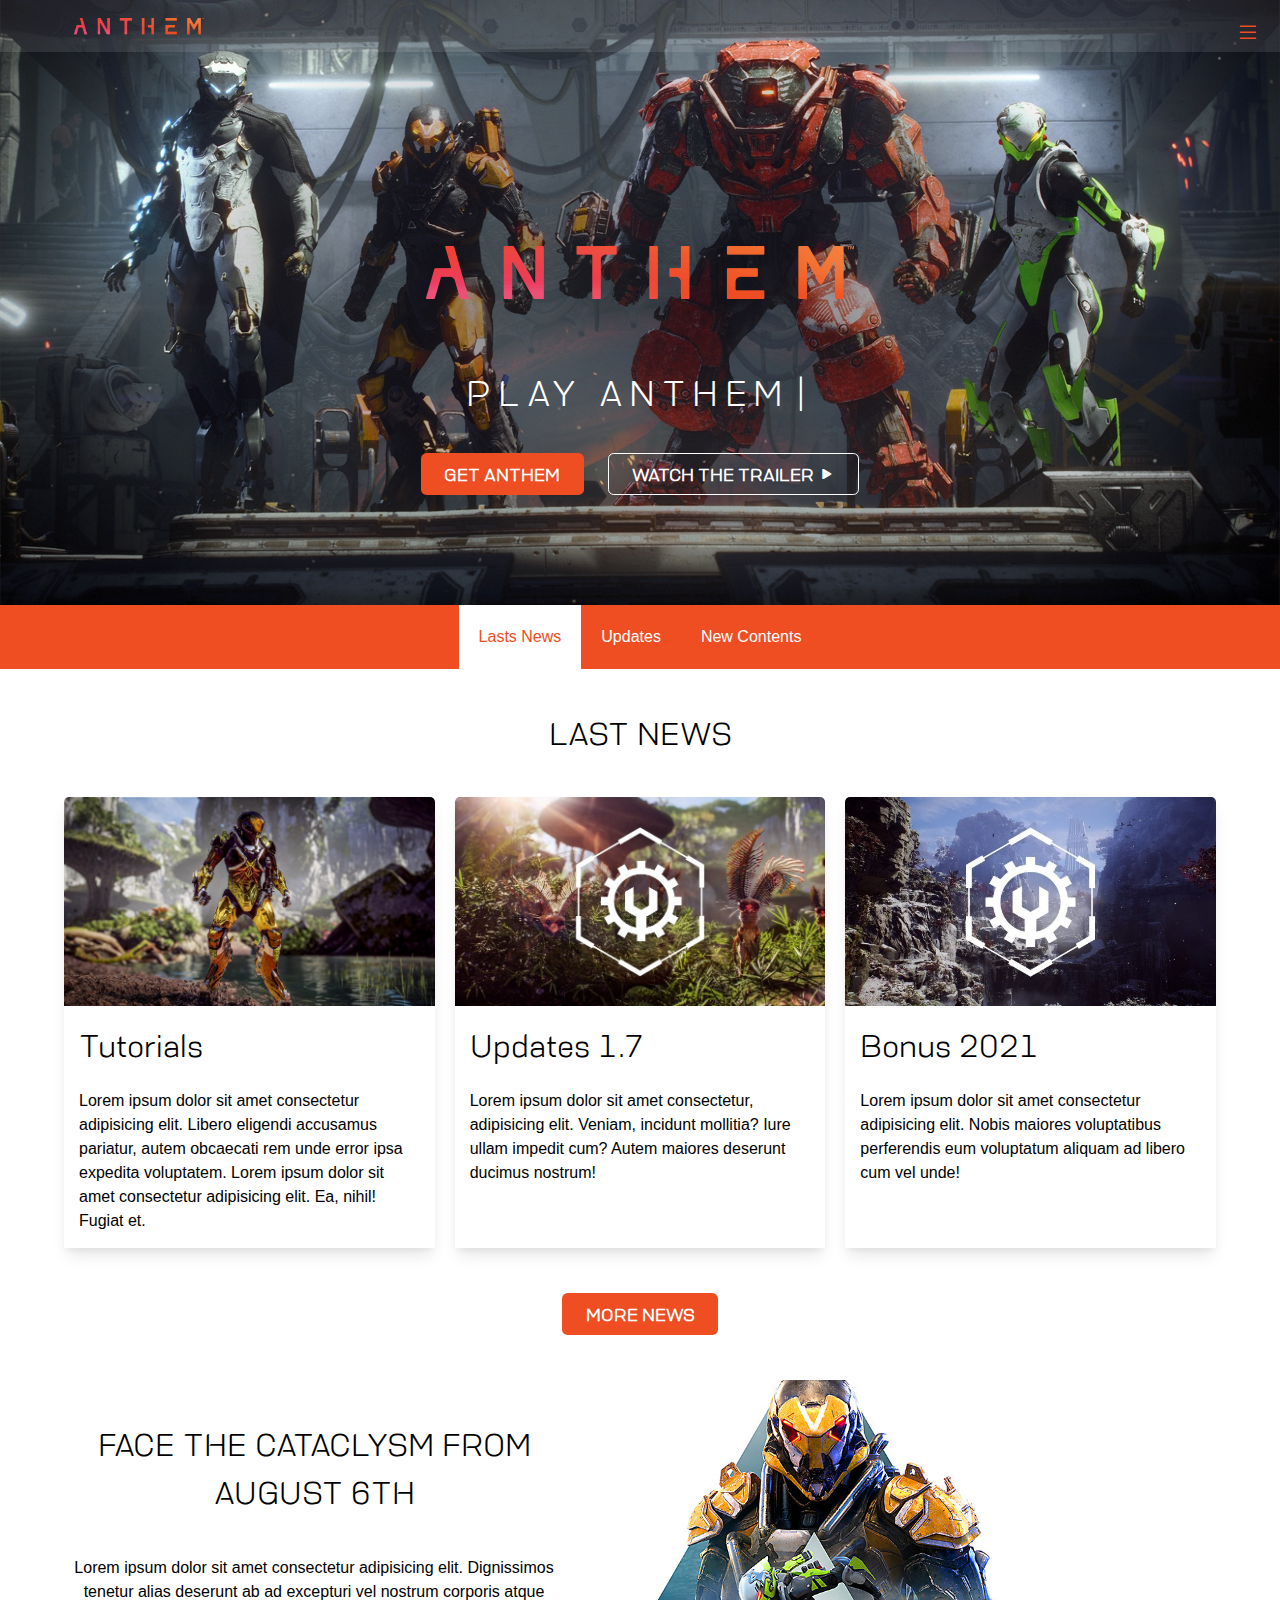
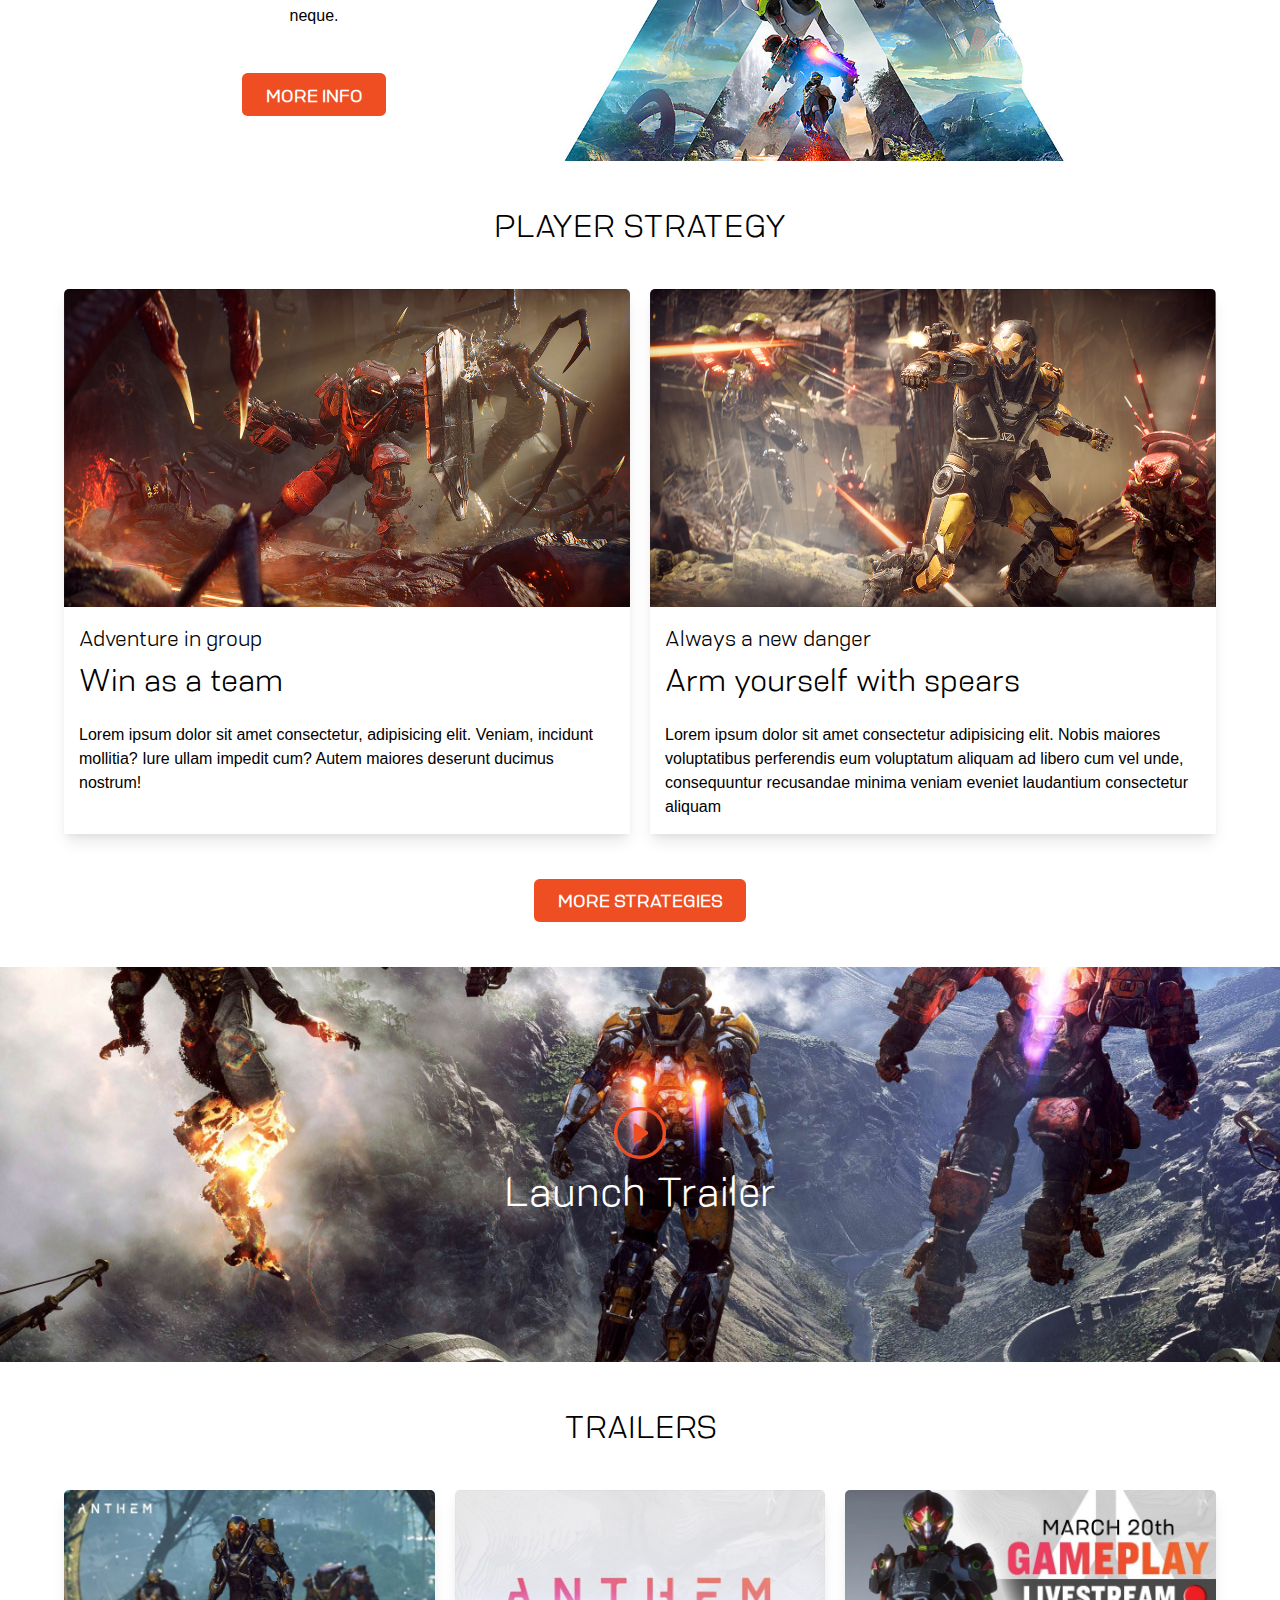
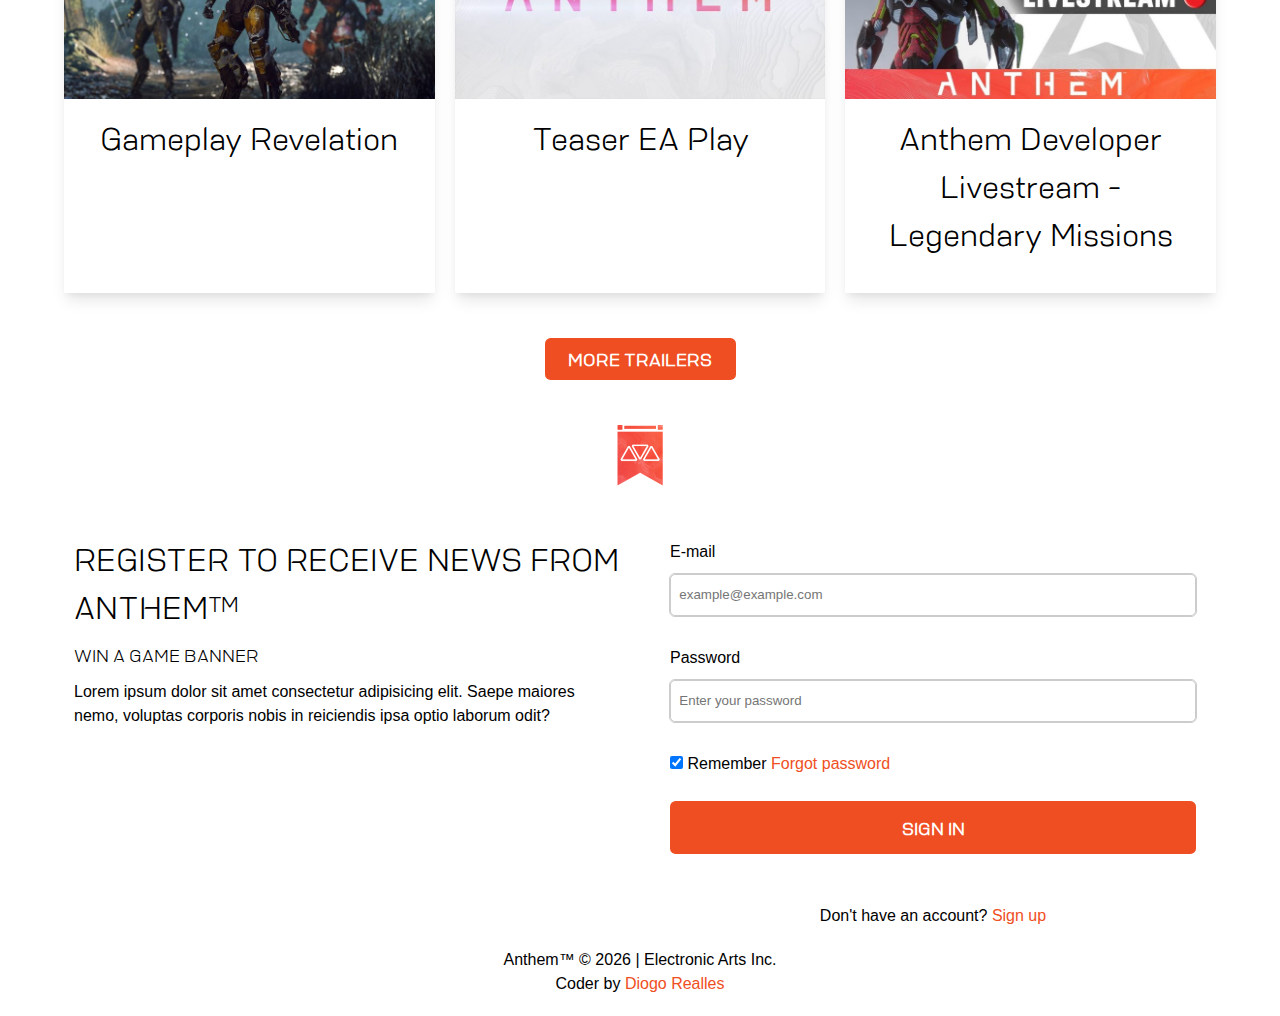
<file: projects/project01/index.html>
<!DOCTYPE html>
<html lang="pt-br">
<head>
  <meta charset="utf-8"/>
  <link rel="shortcut icon" href="./img/favicon.png" type="image/png"/>    
  <meta name="viewport" content="width=device-width, initial-scale=1"/>

  <!-- SEO -->
  <meta name="description" content="Anthem - by SoftwaRealles"/>
  <meta name="keywords" content="Diogo Realles, Anthem, SoftwaRealles, Web Design, Front-End, FrontDelivery">
  <meta name="author" content="Diogo Realles - SoftwaRealles"/>
  <link rel="canonical" href="https://anthem.softwarealles.repl.co/"/>
  <link rel="sitemap" type="application/xml" title="Sitemap" href="https://anthem.softwarealles.repl.co/sitemap.xml"/>
  <meta name="robots" content="index, follow"/>
  <meta name="owner" content="Anthem - Diogo Realles"/>
  <meta name="copyright" content="anthem (c) 2021"/>
  
  <!-- Facebook -->
  <meta property="og:url" content="https://anthem.softwarealles.repl.co/"/>
  <meta property="og:title" content="Anthem - by SoftwaRealles"/>
  <meta property="og:description" content="Anthem - by SoftwaRealles"/>
  <meta property="og:type" content="website"/>
  <meta property="og:site_name" content="Anthem - by SoftwaRealles"/>
  <meta property="og:image" content="https://anthem.softwarealles.repl.co/img/cover.png"/>
  <meta property="og:image:type" content="image/png"/>
  <meta property="og:image:width" content="500"/>
  <meta property="og:image:height" content="300"/>

  <link rel="stylesheet" href="https://cdn.jsdelivr.net/npm/bootstrap-icons@1.5.0/font/bootstrap-icons.css"/>
  <link rel="stylesheet" href="./css/style.min.css"/>
  <script src="./js/script.js" type="module" defer></script>
  <title>Anthem</title>
</head>
<body>
  
  <header data-js="navbar" class="header">
    <div class="navbar">
      <div class="container">
        <div class="flex align-center justify-between">
          <a href="./" class="navbar__brand"><img src="./img/logo.png" alt="Anthem"></a>
          <i id="iconBars" class="bi bi-list"></i>
          <nav id="nav" class="nav">
            <i id="iconTimes" class="bi bi-x-lg"></i>
            <ul class="nav__menu">
              <li class="nav__item"><a href="./" class="nav__link active">Home</a></li>
              <li class="nav__item"><a href="#news" class="nav__link">News</a></li>
              <li class="nav__item"><a href="#strategy" class="nav__link">Strategy</a></li>
              <li class="nav__item"><a href="#trailer" class="nav__link">Trailer</a></li>
              <li class="nav__item"><a href="#contact" class="nav__link">Sign in</a></li>
            </ul>
          </nav>
        </div>
      </div>
    </div>

    <div class="intro">
      <img class="intro__logo" src="./img/logo.png" alt="Anthem">
      <h1 class="intro__title information-text">Play Anthem now on PC, XBOX ONE, and PS4</h1>
      <a href="#" class="btn btn-orange">Get Anthem</a>
      <a href="https://www.youtube.com/watch?v=osX1BW71nyU" class="btn btn-outline" target="_blank">Watch the trailer <i class="bi bi-play-fill"></i></a>
    </div>
  </header>

  <section id="news" class="news">
    <div class="news__navbar">
      <div class="container">
        <ul class="news__menu flex justify-center wrap">
          <li class="news__list active">
            <a href="#" class="news__link">Lasts News</a>
          </li>
          <li class="news__list">
            <a href="#" class="news__link">Updates</a>
          </li>
          <li class="news__list">
            <a href="#" class="news__link">New Contents</a>
          </li>
        </ul>
      </div>
    </div>
    
    <div class="news__cards">
      <div class="container">
        <header class="news__title">Last News</header>
  
        <div class="flex wrap gap-2">
          <div class="card">
            <div class="card__top">
              <img src="./img/news-01.jpg" alt="News"/>
            </div>
            <div class="card__body">
              <h2 class="card__title">Tutorials</h2>
              <p class="card__text">Lorem ipsum dolor sit amet consectetur adipisicing elit. Libero eligendi accusamus pariatur, autem obcaecati rem unde error ipsa expedita voluptatem.
              Lorem ipsum dolor sit amet consectetur adipisicing elit. Ea, nihil! Fugiat et.
              </p>
              <a class="card__stretched" href="#"></a>
            </div>
          </div>
          
          <div class="card">
            <div class="card__top">
              <img src="./img/news-02.jpg" alt="News"/>
            </div>
            <div class="card__body">
              <h2 class="card__title">Updates 1.7</h2>
              <p class="card__text">Lorem ipsum dolor sit amet consectetur, adipisicing elit. Veniam, incidunt mollitia? Iure ullam impedit cum? Autem maiores deserunt ducimus nostrum!</p>
              <a class="card__stretched" href="#"></a>
            </div>
          </div>
          
          <div class="card">
            <div class="card__top">
              <picture>
                  <source srcset="./img/news-03.jpg" media="(min-width: 800px)">
                  <img src="./img/news-03.jpg" alt="IMG 2" />
              </picture>
            </div>
            <div class="card__body">
              <h2 class="card__title">Bonus 2021</h2>
              <p class="card__text">Lorem ipsum dolor sit amet consectetur adipisicing elit. Nobis maiores voluptatibus perferendis eum voluptatum aliquam ad libero cum vel unde!</p>
              <a class="card__stretched" href="#"></a>
            </div>
          </div>          
        </div>
        <div class="btn_news flex justify-center">
          <a href="#" class="btn btn-orange">More News</a>
        </div>
      </div>
    </div>
  </section>

  <section class="cta">
    <div class="container">
      <div class="cta__info">
        <h1 class="news__title">face the cataclysm from august 6th</h1>
        <p class="cta__text">Lorem ipsum dolor sit amet consectetur adipisicing elit. Dignissimos tenetur alias deserunt ab ad excepturi vel nostrum corporis atque neque.</p>
        <a href="#" class="btn btn-orange">More Info</a>
      </div>
    </div>
  </section>

  <section id="strategy" class="strategy">
    <div class="strategy__cards">
      <div class="container">
        <header class="news__title">Player Strategy</header>
  
        <div class="flex wrap gap-2">
          
          <div class="card">
            <div class="card__top">
              <img src="./img/img-01.png" alt="Strategy"/>
            </div>
            <div class="card__body">
              <h4 class="card__subtitle">Adventure in group</h4>
              <h2 class="card__title">Win as a team</h2>
              <p class="card__text">Lorem ipsum dolor sit amet consectetur, adipisicing elit. Veniam, incidunt mollitia? Iure ullam impedit cum? Autem maiores deserunt ducimus nostrum!</p>
              <a class="card__stretched" href="#"></a>
            </div>
          </div>
          
          <div class="card">
            <div class="card__top">
              <img src="./img/img-02.png" alt="Strategy"/>
            </div>
            <div class="card__body">
              <h4 class="card__subtitle">Always a new danger</h4>
              <h2 class="card__title">Arm yourself with spears</h2>
              <p class="card__text">Lorem ipsum dolor sit amet consectetur adipisicing elit. Nobis maiores voluptatibus perferendis eum voluptatum aliquam ad libero cum vel unde, consequuntur recusandae minima veniam eveniet laudantium consectetur aliquam</p>
              <a class="card__stretched" href="#"></a>
            </div>
          </div>          
        </div>
        
        <div class="btn_news flex justify-center">
          <a href="#" class="btn btn-orange">More strategies</a>
        </div>
      </div>
    </div>
  </section>

  <section id="trailer" class="trailer">
    <div class="container">
      <div class="trailer__info">
        <div class="flex flex-column align-center justify-center">
          <a href="https://www.youtube.com/watch?v=osX1BW71nyU" target="_blank">
            <i class="bi bi-play-circle trailer__icon"></i>
          </a>
          <p class="trailer__text text-center">Launch Trailer</p>
        </div>
      </div>
    </div>
  </section>

  
  <section class="news">
    
    <div class="news__cards">
      <div class="container">
        <header class="news__title">Trailers</header>
  
        <div class="flex wrap gap-2">
          <div class="card">
            <div class="card__top">
              <img src="./img/trailer-01.jpg" alt="Trailer"/>
            </div>
            <div class="card__body">
              <h2 class="card__title text-center">Gameplay Revelation</h2>
              <a class="card__stretched" href="#"></a>
            </div>
          </div>
          
          <div class="card">
            <div class="card__top">
              <img src="./img/trailer-02.jpg" alt="Trailer"/>
            </div>
            <div class="card__body">
              <h2 class="card__title text-center">Teaser EA Play</h2>
              <a class="card__stretched" href="#"></a>
            </div>
          </div>
          
          <div class="card">
            <div class="card__top">
              <img src="./img/trailer-03.jpg" alt="Trailer"/>
            </div>
            <div class="card__body">
              <h2 class="card__title text-center">Anthem Developer Livestream - Legendary Missions</h2>
              <a class="card__stretched" href="#"></a>
            </div>
          </div>          
        </div>
        <div class="btn_news flex justify-center">
          <a href="#" class="btn btn-orange">More Trailers</a>
        </div>
      </div>
    </div>
  </section>

  <footer id="contact" class="contact">
    <div class="container">
      <div class="footer__header">
        <img class="footer__flag" src="./img/footer-01.png" alt="Flag"/>
      </div>

      <div class="flex wrap gap-2">
        <div class="contact__info">
          <h1 class="footer__title">Register to receive news from Anthem™</h1>
          <h2 class="footer__subtitle">Win a game banner</h2>
          <p class="footer__text">Lorem ipsum dolor sit amet consectetur adipisicing elit. Saepe maiores nemo, voluptas corporis nobis in reiciendis ipsa optio laborum odit?
          </p>
        </div>
  
        <div class="contact__form">
          <div data-js="form-login" class="form-login">
            <form data-js="form" class="form" name="form" action="#" method="post">
              <div class="form__group">
                <label for="email" class="form__label">E-mail</label>
                <input data-js="email" id="email" class="form__control" name="email" type="email" placeholder="example@example.com"/>
              </div>
              <div class="form__group">
                <label for="password" class="form__label">Password</label>
                <input data-js="password" id="password" class="form__control" name="password" type="password" placeholder="Enter your password"/>
              </div>
              <div class="form__group">
                <input data-js="remember" id="remember" class="" name="remember" type="checkbox" checked/>
                <label for="remember" class="form__label">Remember</label>
                <a href="#" class="form__link">Forgot password</a>
              </div>
              <div class="form__group">
                <button data-js="signin" class="btn btn-orange btn-footer" name="signin" type="submit">Sign in</button>
              </div>
            </form>
          </div>
  
          <div data-js="feedback" class="feedback hide">
            <h2 class="feedback__title">Message submit successfully!</h2>
            <p class="feedback__subtitle">We will contact you as soon.</p>
          </div>
          
          <div class="contact__group">
            <p>
              Don't have an account? <a href="#" class="form__link">Sign up</a>
            </p>
          </div>
        </div>
      </div>
      <div class="footer__copy">
        <p>Anthem™ &copy; <span data-js="year">0000</span> | Electronic Arts Inc.</p>
        <p>Coder by <a class="footer__link" href="https://fb.com/softwarealles" target="_blank">Diogo Realles</a></p>
      </div>
    </div>
  </footer>
</body>
</html>
</file>
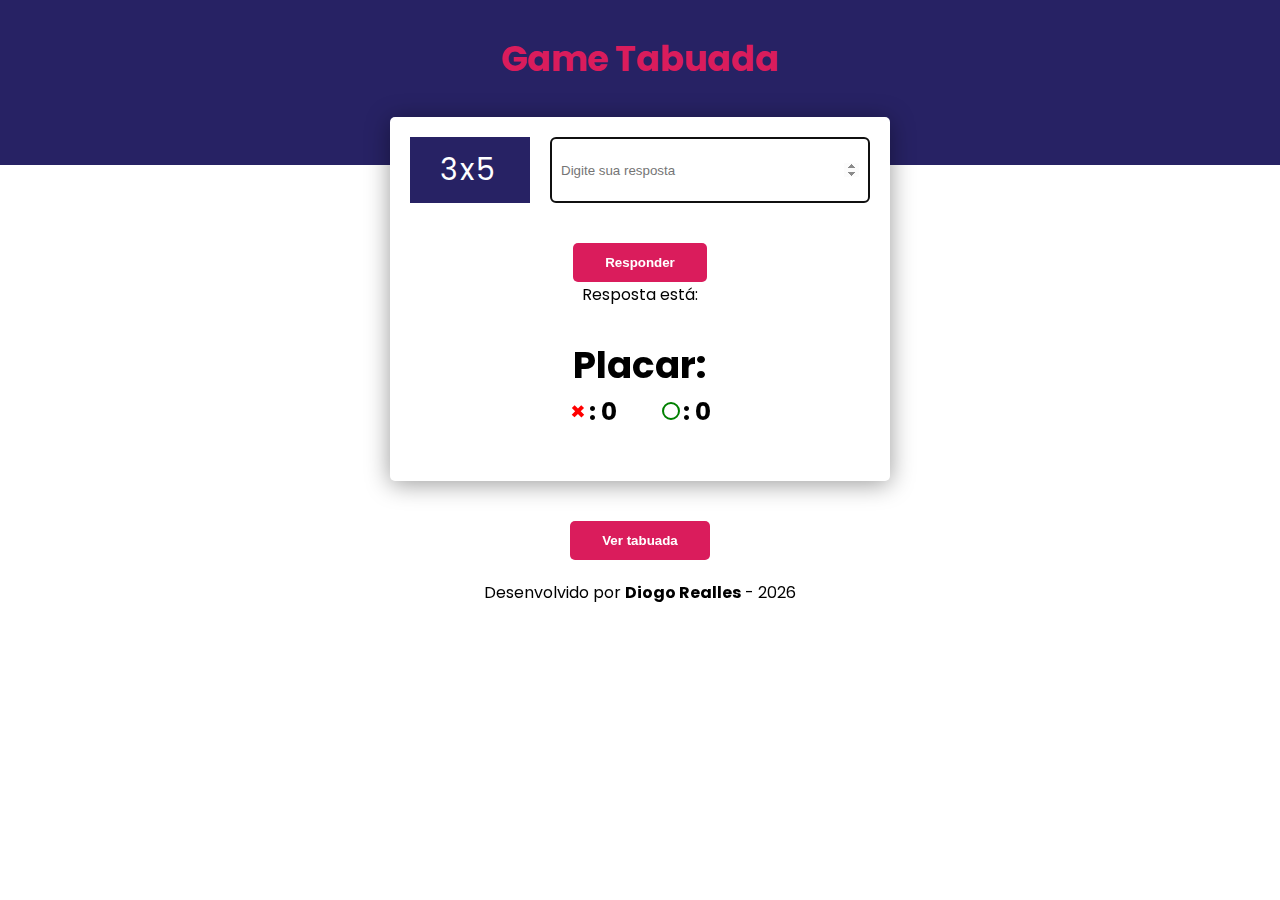
<file: projects/project02/index.html>
<!DOCTYPE html>
<html lang="pt-br">
  <head>
    <meta charset="utf-8"/>
    <meta name="viewport" content="width=device-width"/>
		<link rel="shortcut icon" href="./img/favicon.png" type="image/x-icon"/>
		<link rel="preconnect" href="https://fonts.gstatic.com"/>
		<link href="https://fonts.googleapis.com/css2?family=Poppins:wght@400;500&display=swap" rel="stylesheet"/>
    <link href="./css/style.min.css" rel="stylesheet" type="text/css"/>
    <title>Game Tabuada</title>
  </head>
  <body>
		<header class="header">
			<h1 class="header__title">Game Tabuada</h1>
		</header>

		<main class="container">
			<section class="quiz">
				<p class="quiz__operation">
					<span id="num1">8</span>x<span id="num2">8</span>
				</p>
				<input id="txtAnswer" class="quiz__txtAnswer" type="number" placeholder="Digite sua resposta" autofocus/>
			</section>

			<section class="answer">
				<button id="btnAnswer" class="btn">Responder</button>

				<p>Resposta está:
					<span id="messageSpan"></span>
				</p>

				<div id="scoreboard-container">
					<h2>Placar:</h2>
					<span class="score-box">
						<span id="x-scoreboard">&times;</span>:
						<span id="scoreboard-1">0</span>
					</span>
					<span class="score-box">
						<span id="o-scoreboard"></span>:
						<span id="scoreboard-2">0</span>
					</span>
				</div>
			</section>
		</main>

		<section class="tips">
			<button id="btnOpenModal" class="btn">Ver tabuada</button>
		</section>


		<div class="modal-overlay">
			<div class="modal-overlay__modal">
				<img src="./img/img-01.jpg" alt="Tabuadas"/>
				<button id="btnCloseModal" class="btnCloseModal">&times</button>
			</div>
		</div>

		<footer>
			<p>Desenvolvido por <span class="details">Diogo Realles</span> - <span id="footerYear">20xx</span></p>
		</footer>
    <script type="module" src="./js/script.js"></script>
  </body>
</html>
</file>
<file: hora-de-codar/project01/css/style.min.css>
*{padding:0;margin:0;box-sizing:border-box;font-family:"Montserrat"}.primary-bg-color{background:#252525}.secondary-bg-color{background:#c09578}.light-bg-color{background:#fcf5eb}.dark-bg-color{background:#101010}.primary-color{color:#c09578}.secondary-color{color:#6f6f70}.light-color{color:#fcf5eb}body{background:#252525;color:#f7f7f7}.btn{background:transparent;border-color:#c09578}.btn:hover{background:#c09578;border-color:#c09578}#best-sellers{padding:4em 0}#best-sellers .row{margin:0}#best-sellers .col-md-3{padding:0}#best-sellers .title{font-weight:700;text-transform:uppercase;margin-bottom:1em;text-align:center;letter-spacing:1.5px}#best-sellers .card{text-align:center;border-radius:0}#best-sellers .card img{width:140px;margin:2em auto}#best-sellers .card .card-category{font-size:1em}#best-sellers .card .card-text{margin:2em 0;font-weight:700}@media(min-width: 768px){#best-sellers .title{text-align:left;text-transform:uppercase;font-weight:bolder;font-size:2.4em;margin-bottom:1em}}#bottom-banner{background:#101010;padding:6em;margin-bottom:4em;text-align:center}#bottom-banner .offer-subtitle,#bottom-banner h2{text-transform:uppercase;font-weight:700;letter-spacing:1.5px}#bottom-banner .offer-desc{font-size:24px}#bottom-banner .btn{margin:2em;font-weight:700;padding:1em}#bottom-banner img{max-width:175px}@media(min-width: 768px){#bottom-banner h2{font-size:6em}}#banners-container{padding:0}#banners-container .carousel-caption{bottom:5em;padding:1em;left:12%;right:12%}#banners-container .carousel-caption h5{font-size:1.8em}@media(min-width: 768px){#banners-container #slider .carousel-item,#banners-container #slider img{height:600px}#banners-container .carousel-caption{left:23%;right:23%}#banners-container .carousel-caption h5{font-size:4em}}#mini-banners{margin-top:-3em;z-index:10}#mini-banners .row{--bs-gutter-x: 0}#mini-banners .col-12{z-index:1;height:300px;padding:1.5em;position:relative;display:flex;flex-direction:column;justify-content:space-between}#mini-banners .col-12 h2{text-transform:uppercase;max-width:50px;font-size:2.2em;font-weight:700;line-height:1em}#mini-banners .col-12 img{height:220px;position:absolute;right:1em;bottom:1em}#mini-banners a{font-weight:600;color:#f7f7f7;font-size:1.1em;transition:.5s}#mini-banners #mini-banner-1 a:hover,#mini-banners #mini-banner-3 a:hover{color:#c09578}#mini-banners #mini-banner-3 a{color:#1a1a1a}@media(min-width: 768px){#mini-banners .col-12{max-width:30%}}#navbar .navbar-nav{flex-direction:row;justify-content:center}#navbar .navbar-nav li{margin-left:1em;position:relative}#navbar a,#navbar button{color:#f7f7f7}#navbar i{font-size:20px}#navbar span{position:absolute;top:-8px;right:-8px;width:20px;height:20px;border-radius:50%;background:#ef3636;text-align:center}#navbar #bag-item span{left:20px}#navbar #navbar-items{justify-content:space-between}@media(min-width: 768px){#navbar #navbar-items{min-width:80%;display:flex}}#navbar .navbar-brand{font-weight:700;width:100%;text-align:center}@media(min-width: 768px){#navbar .navbar-brand{text-align:left}}#navbar #search-form{width:100%;margin:2em 0;border:2px solid #6f6f70;border-radius:4px;padding:4px 16px}@media(min-width: 768px){#navbar #search-form{width:50%;margin:0}}#navbar #search-form input{background:transparent;border:none;color:#f7f7f7}#navbar #search-form input:focus{outline:none;box-shadow:none;border:none}#navbar #search-form input::placeholder{color:#f7f7f7}#bottom-navbar-container .container{justify-content:flex-end}#bottom-navbar-container .container a{font-weight:600;color:#f7f7f7}#bottom-navbar-container .container .navbar-toggler{font-size:1.5em}#new-products{margin-bottom:5em}#new-products .title{font-weight:700;text-transform:uppercase;margin-bottom:1em;text-align:center;letter-spacing:1.5px}#new-products #new-products-banner{display:flex;flex-direction:column;justify-content:center;align-items:center;background:#101010}#new-products #new-products-banner h3{text-transform:uppercase;font-weight:bold;margin-bottom:.5em;font-size:2.5em}#new-products .col-md-4{padding:0}#new-products .card{text-align:center;border-radius:0}#new-products .card img{height:150px;width:90px;margin:2em auto}@media(min-width: 768px){#new-products .title{text-align:left;text-transform:uppercase;font-weight:bolder;font-size:2.4em;margin-bottom:1em}}#gallery .image-container{background-size:cover;background-position:center;height:275px;cursor:pointer;transition:all .4s ease-in-out;border:3px solid #101010}#gallery .image-container:hover{border-color:#c09578}#gallery #insta1{background-image:url("../img/insta1.jpg")}#gallery #insta2{background-image:url("../img/insta2.jpg")}#gallery #insta3{background-image:url("../img/insta3.jpg")}#gallery #insta4{background-image:url("../img/insta4.jpg")}#gallery #insta5{background-image:url("../img/insta5.jpg")}#gallery #insta6{background-image:url("../img/insta6.jpg")}#footer #footer-links-container{border-bottom:1px solid #6f6f70}#footer #footer-links-container h3{margin-bottom:25px}#footer #footer-links-container li{font-size:1em;text-align:center}#footer #footer-links-container a{text-decoration:none}#footer #footer-links-container a:hover{color:#c09578}#footer .footer-column{padding:2em;flex-direction:column;align-items:center;justify-content:center;text-align:center}#footer #footer-center h3{font-weight:900}#footer #footer-center .store-phone,#footer #footer-center .bi-telephone{color:#c09578;font-weight:bold;font-size:1.6em}#footer #newsletter-container{border-bottom:1px solid #6f6f70;text-align:center;padding:20px}#footer #newsletter-container #news-form{max-width:600px;margin:15px auto}#footer #newsletter-container #news-form i{font-size:1.5em}#footer #newsletter-container #news-form .btn{color:#f7f7f7}#footer #newsletter-container #social-container{margin:20px auto}#footer #newsletter-container #social-container a{text-decoration:none;color:#6f6f70;transition:all .3s ease-in-out}#footer #newsletter-container #social-container a:hover{color:#f7f7f7}#footer #newsletter-container #social-container i{font-size:1.5em}#footer #copy-container{text-align:center;padding:30px}#footer #copy-container .logo-footer{text-decoration:none;color:#c09578}#footer #copy-container .logo-footer:hover{color:#f7f7f7}@media(min-width: 768px){#footer #news-form{width:50%;margin:0 auto}#footer #footer .footer-column{padding:5em 2em}#footer #footer-center{border-left:1px solid #6f6f70;border-right:1px solid #6f6f70}}#footer #copy-container{text-align:center;padding:30px}#newsletter-container{border-bottom:1px solid #6f6f70;text-align:center;padding:20px}#newsletter-container #news-form{width:100%;max-width:600px;border:2px solid #6f6f70;border-radius:4px;padding:4px 16px;margin:15px auto}#newsletter-container #news-form input{background:transparent;border:none;color:#f7f7f7}#newsletter-container #news-form input:focus{outline:none;box-shadow:none;border:none}#newsletter-container #news-form input::placeholder{color:#f7f7f7}#newsletter-container #news-form i{font-size:1.5em}#newsletter-container #news-form .btn{color:#f7f7f7}@media(min-width: 768px){#newsletter-container #news-form{width:50%;margin:0}}#newsletter-container #social-container{margin:20px auto}#newsletter-container #social-container a{text-decoration:none;color:#6f6f70;transition:all .3s ease-in-out}#newsletter-container #social-container a:hover{color:var(--leather)}#newsletter-container #social-container i{font-size:1.5em}/*# sourceMappingURL=style.min.css.map */
</file>
<file: hora-de-codar/project02/css/style.min.css>
*{padding:0;margin:0;box-sizing:border-box;font-family:"Lato",sans-serif}::selection{color:#f7f7f7;background:#1a1a1a}.bg-primary-color{background:#f7f7f7}.bg-secondary-color{background:#ece8ea}.bg-dark-color{background:#050505}.primary-color{color:#050505}.secondary-color{color:#7a7a7a}#featured-container{margin-bottom:4em}.title{font-size:1.75em;margin-bottom:.4em;position:relative}.title:before{content:"";display:block;width:75px;border-top:3px solid #7a7a7a;position:absolute;bottom:2em}#featured-images{margin-top:2em}#featured-images .col-md-4{position:relative;cursor:pointer}#featured-images .col-md-4:hover>.banner-content{opacity:.8}#featured-images .banner-content{position:absolute;top:0;left:0;width:100%;height:100%;background:#f7f7f7;display:flex;justify-content:center;align-items:center;flex-direction:column;opacity:.6;transition:all .3s ease-in-out}@media(min-width: 768px){.title{font-size:2.4em}.title::before{bottom:1.5em}#featured-images .banner-content{opacity:0}}#footer{padding:3em 2em}#footer-top{margin-bottom:2em}#footer-top,#footer-top i{color:#f7f7f7}#social-icons i{margin-right:1em;font-size:1.5em;cursor:pointer;transition:all .3s ease-in-out}#social-icons i:hover{color:#7a7a7a}#footer-details{margin-bottom:3em}#news-container,#contact-container,#links-container{padding:0;border:0;margin-block-end:2em}#footer-details h4{color:#f7f7f7;margin-bottom:1.5em}#news-container input{border-radius:0;border:none}#links-container li{margin-bottom:.5em}#contact-container a,#links-container a{text-decoration:none}#contact-container a:hover,#links-container a:hover{color:#f7f7f7}#footer-bottom{border-top:1px solid #7a7a7a;padding-top:2em}#footer-bottom i{color:#ef3636}@media(min-width: 768px){#news-container{padding-right:2em}#links-container{padding-left:2em}#contact-container{padding:0 2em;border-left:1px solid #7a7a7a;border-right:1px solid #7a7a7a}}#info-content{margin-bottom:4em;padding:4em 1em}#info-numbers{margin:1.5em 0}#info-banner{display:flex;align-items:center;margin-bottom:2.5em}#infor-numbers h3{font-size:3em}@media(min-width: 768px){#info-content{padding:3.5em}}#mini-banners{margin-bottom:4em}#mini-banners .card{padding:2em .3em;border-radius:0;margin-bottom:1em}#mini-banners i{font-size:4em}#mini-banners .card-title{margin-bottom:1.5em}#mini-banners .btn{margin-top:1.5em;padding:.6em 1.2em}@media(min-width: 768px){#mini-banners{margin-top:-8em}}.navbar{border-bottom:1px solid #7a7a7a}#navbar a:hover,#navbar a.active{color:#7a7a7a;border-bottom:1px solid #7a7a7a}#navbar .navbar-brand:hover{color:#050505;border-bottom:0}.navbar-brand{display:flex;align-items:center}.navbar-brand img{width:40px}.navbar-brand span{font-weight:700;font-size:1.5em;margin-left:.5em}#navbar-items .navbar-nav{width:100%;display:flex;justify-content:center}#navbar-items .nav-item{margin:0 1em}#slider{margin-top:8em;margin-bottom:3em}#slider .carousel-caption{bottom:3em}#slider .carousel-caption h5{font-size:2.5em;text-shadow:#1a1a1a 2px 2px}.btn{border-radius:0}#slider .btn{padding:.3em .8em;font-size:1em;margin-top:1em}.carousel-control-prev i,.carousel-control-next i{color:#1a1a1a;font-size:3em}.carousel-indicators [data-bs-target]{background-color:#222;opacity:.8}.carousel-indicators .active{background-color:#1a1a1a}@media(min-width: 768px){#slider .carousel-caption{bottom:15em}#slider .carousel-caption h5{font-size:4em;text-shadow:#1a1a1a 2px 3px}#slider .btn{padding:.6em 1.6em;font-size:1.2em}.carousel-indicators{bottom:7em}}/*# sourceMappingURL=style.min.css.map */
</file>
<file: projects/project01/css/style.min.css>
@font-face{font-family:"ZanzingerEl-Regular";src:url("../fonts/ZanzingerEl-Regular.woff.ttf")}*{padding:0;margin:0;box-sizing:border-box}::selection{color:#fff;background:#161616}@font-face{font-family:"ZanzingerEl-Regular";src:url("../fonts/ZanzingerEl-Regular.woff.ttf")}html{scroll-behavior:smooth}body{font:normal normal normal 1em/150% "Roboto",sans-serif}.container{width:min(90%, 1440px);max-width:87.5em;margin:0 auto}.flex{display:flex}.flex-column{flex-direction:column}.justify-between{justify-content:space-between}.justify-center{justify-content:center}.align-center{align-items:center}.wrap{flex-wrap:wrap}.gap-2{gap:1.25em}.text-center{text-align:center}img{max-width:100%;display:block;object-fit:cover}@font-face{font-family:"ZanzingerEl-Regular";src:url("../fonts/ZanzingerEl-Regular.woff.ttf")}
.navbar i{display:none}.navbar{z-index:999;position:fixed;background:rgba(255,255,255,.1);top:0;left:0;width:100%;transition:all .4s ease-in-out}.navbar.sticky{background:#fff}.navbar__brand{color:#fff;text-transform:uppercase;text-decoration:none;width:9.375em;padding:0.625em}.navbar .nav{position:relative}.nav__menu{list-style:none}

/* .nav__menu .nav__item{display:inline-block;list-style:none;margin:0.3125em} */.navbar .nav .nav__link{font-size:1em;text-decoration:none;margin-left:30px;transition:all .4s ease-in-out;color:#fff;padding:0.3125em}.navbar .nav .nav__link:hover{color:#ef4e22} .navbar .nav .nav__link.active{color:#ef4e22}.navbar.sticky .nav .nav__link{color:#ef4e22}.navbar .nav a:hover,.navbar .nav a.active{color:#ef4e22}.navbar.sticky .nav a:hover,.navbar.sticky .nav a.active{color:#161616}
/* @media only screen and (max-width: 1024px){ */
	.navbar .nav{display:none}.navbar i{display:block;font-size:1.5em;cursor:pointer;transition:all .3s ease-in-out;position:absolute;top:20px;right:20px;color:#ef4e22}.navbar .nav .nav__link{color:#161616;font-size:1.2em;margin:30px 0;display:block}.navbar .nav.active{position:fixed;z-index:10;background:#fff;top:0;right:0;width:360px;height:100%;display:flex;justify-content:center;align-items:center;flex-direction:column;box-shadow:0 5px 25px rgba(1,1,1,.15);transition:all .3s ease-in-out}.nav__menu .nav__item{display:block}/* } */@font-face{font-family:"ZanzingerEl-Regular";src:url("../fonts/ZanzingerEl-Regular.woff.ttf");
} 
.intro{background:url("../img/hero.jpg") no-repeat center/cover;padding:12.5em 0 6.25em 0;text-align:center}.intro__logo{margin:0 auto;padding:20px}.intro__title{font:normal normal 100 clamp(1.5rem, 2.8vw, 4rem)/150% "ZanzingerEl-Regular",serif;color:#fff;text-align:center;padding:0.625em 0;text-transform:uppercase;letter-spacing:0.1875em;max-width:16.25em;margin:0 auto}@font-face{font-family:"ZanzingerEl-Regular";src:url("../fonts/ZanzingerEl-Regular.woff.ttf")}.btn{padding:0.625em 1.25em;border:1px solid transparent;border-radius:0.3125em;text-transform:uppercase;cursor:pointer;text-decoration:none;color:#fff;display:inline-block;margin:10px;transition:all .3s ease-in-out;font:normal normal bold 1.125em/100% "ZanzingerEl-Regular",serif}.btn-orange{background:#ef4e22}.btn-orange:hover{background:#cf380f}.btn-outline{border:1px solid #fff}.btn-outline:hover{background:#ef4e22;border:1px solid #ef4e22}@font-face{font-family:"ZanzingerEl-Regular";src:url("../fonts/ZanzingerEl-Regular.woff.ttf")}.news__navbar{background:#ef4e22}.news__list{list-style:none;padding:1.25em;cursor:pointer}.news__list.active{background:#fff}.news__list.active .news__link{color:#ef4e22}.news__list:hover{background:#fff}.news__list:hover .news__link{color:#ef4e22}.news__link{text-decoration:none;color:#fff}.news__title{font:normal normal 100 2em/150% "ZanzingerEl-Regular",serif;text-transform:uppercase;text-align:center;padding:1.25em 0}.cta{background:url("../img/cta.png") no-repeat center/cover}.cta__info{max-width:31.25em;text-align:center}.card{flex:1 1 18.75em;box-shadow:rgba(0,0,0,.1) 0px 10px 15px -3px,rgba(0,0,0,.05) 0px 4px 6px -2px;margin:0 auto;margin:0 auto;position:relative;transition:all .3s ease-in-out; background: #fff}.card:hover{transform:translate3d(0, -10px, 0)}.card__top.card__top img{border-top-left-radius:5px;border-top-right-radius:5px; object-fit: cover; width: 100%}.card__body{padding:0.9375em}.card__title{font:normal normal 100 2em/150% "ZanzingerEl-Regular",serif;margin-bottom:0.625em}.card__subtitle{font:normal normal 100 1.375em/150% "ZanzingerEl-Regular",serif}.card__stretched::after{content:"";display:block;position:absolute;top:0;right:0;bottom:0;left:0}section .btn{margin:2.5em auto;display:inline-block}.trailer{background:url("../img/trailer.jpg") no-repeat center/cover;padding:2.5em 0}.trailer__info{padding:6.25em 0}.trailer__icon{color:#ef4e22;font-size:3.25em;transition:all .3s ease-in-out;cursor:pointer}.trailer__icon:hover{font-size:3.875em}.trailer__text{color:#fff;font:normal normal normal 2.625em/150% "ZanzingerEl-Regular",serif}@font-face{font-family:"ZanzingerEl-Regular";src:url("../fonts/ZanzingerEl-Regular.woff.ttf")}.footer__flag{width:9.375em;margin:0 auto}.footer__title{font:normal normal 100 2em/150% "ZanzingerEl-Regular",serif;text-transform:uppercase}.footer__subtitle{font:normal normal 100 1.125em/150% "ZanzingerEl-Regular",serif;text-transform:uppercase;padding:0.625em 0}.contact{background:#fff}.contact__info{background:#fff;padding:1.5625em 0.625em;flex:1 1 18.75em}.contact__form{background:#fff;padding:0em 1.25em;flex:1 1 18.75em}.form-login{margin-bottom:3.125em}.form__group{margin:0.9375em 0 0.625em 0}.form__label{margin:0.9375em 0 0.625em 0;display:inline-block}.form__control{display:block;width:100%;padding:0.9375em 0.625em;border-radius:5px;color:#161616;outline:1px solid #ccc;border:1px solid #ccc;background:transparent}.form__control:hover{border:0.0625em solid #ef4e22}.form__control:focus{border:0.0625em solid #ef4e22}.form__link{text-decoration:none;color:#ef4e22}.btn-footer{padding:0.9375em 1.5625em;width:100%;margin:0}.contact__group{text-align:center;margin-top:20px}.feedback{text-align:center;display:flex;flex-direction:column;align-items:center;justify-content:center;height:100%}.hide{display:none}.feedback__title{font:normal normal 100 2em/100% "ZanzingerEl-Regular",serif}.feedback__subtitle{padding:10px 0;font:normal normal 100 1.125em/150% "ZanzingerEl-Regular",serif;font-size:1.375em}.footer__copy{text-align:center;padding:1.25em 0}.footer__link{color:#ef4e22;text-decoration:none}
.information-text::after{content: '|';margin-left: 5px;opacity: 1;animation: blink 1s infinite;}@keyframes blink{0%, 100%{opacity: 1;
  }50%{opacity: 0;}}
</file>
<file: projects/project02/css/style.min.css>
:root{
	--color1: #272264;
	--color2: #da1c5c;
	--red: red;
	--green: green;
	--black: #000;
	--white: #fff;
}
*{
	margin: 0;
	padding: 0;
	box-sizing: border-box;
}
body{
	font-size: 16px;
	font-family: 'Poppins', sans-serif;
	background: var(--white);
}
.header{
	background: var(--color1);
	text-align: center;
	padding: 2rem 0 5rem;
}
.header__title{
	font-size: 35px;
	color: var(--color2);
}
.container{
	width: min(80%, 500px);
	margin: 0 auto;
	background: var(--white);
	border-radius: 5px;
	box-shadow: 0 3px 25px rgba(0, 0, 0, .4);
	margin-top: -3rem;
	padding: 20px;
}
.quiz{
	display: flex;
	justify-content: space-around;
	flex-wrap: wrap;
}
.quiz__operation{
	width: 120px;
	background: var(--color1);
	padding: 10px 30px;
	color: var(--white);
	font-size: 30px;
	letter-spacing: 2px;
}
.quiz__txtAnswer{
	flex: 1 2;
	border-radius: 5px;
	border: 1px solid lightgray;
	padding: 10px;
	margin-left: 20px;
}
.answer, .tips{
	text-align: center;
	margin-top: 40px;
}
.btn{
	padding: 10px 30px;
	color: var(--white);
	background: var(--color2);
	border: 2px solid transparent;
	cursor: pointer;
	transition: all .2s ease-in-out;
	font-weight: bold;
	border-radius: 5px;
}
.btn:hover{
	background: transparent;
	border: 2px solid var(--black);
	color: var(--black);
}
.answerWrong{
	color: red;
}
.answerCorrect{
	color: var(--color1);
}
.modal-overlay{
	width: 100%;
	height: 100%;
	background: rgba(0, 0, 0, .6);
	position: fixed;
	top: 0;
	left: 0;
	display: flex;
	justify-content: center;
	align-items: center;
	opacity: 0;
	visibility: hidden;
}
.modal-overlay.active{
	opacity: 1;
	visibility: visible;
}
.modal-overlay__modal{
	width: min(90vw, 400px);
	background: var(--white);
	padding: 10px;
	position: relative;
}
.modal-overlay__modal img{
	width: 100%;
}
.btnCloseModal{
	position: absolute;
	top: 0;
	right: 0;
	padding: 2px;
	background: var(--black);
	color: var(--white);
	font-weight: bold;
	font-size: 20px;
	border: none;
	cursor: pointer;
}
footer{
	text-align: center;
	color: var(--black);
	padding: 20px 0 40px;
}
#versionSpan{
	font-size: 14px;
	opacity: .4;
}
footer .details{
	font-weight: bold;
}


.x{
	font-size: 65px;
	color: var(--red);
	display: inline-block;
	line-height: 100px;
}
.o{
	width: 50px;
	height: 50px;
	border: 5px solid var(--green);
	border-radius: 50%;
	display: inline-block;
	margin-top: 17px;
}
#scoreboard-container{
	font-weight: bold;
	margin: 30px auto;
	font-size: 25px;
	position: relative;
}
#scoreboard-container h2{
	text-align: center;
	margin: 0 auto;
}
.score-box{
	margin:  20px;
}
#x-scoreboard{
	color: var(--red);
	margin-right: 3px;
}
#o-scoreboard{
	display: inline-block;
	width: 18px;
	height: 18px;
	border: 2px solid var(--green);
	border-radius: 50%;
	margin-right: 3px;
}
</file>
